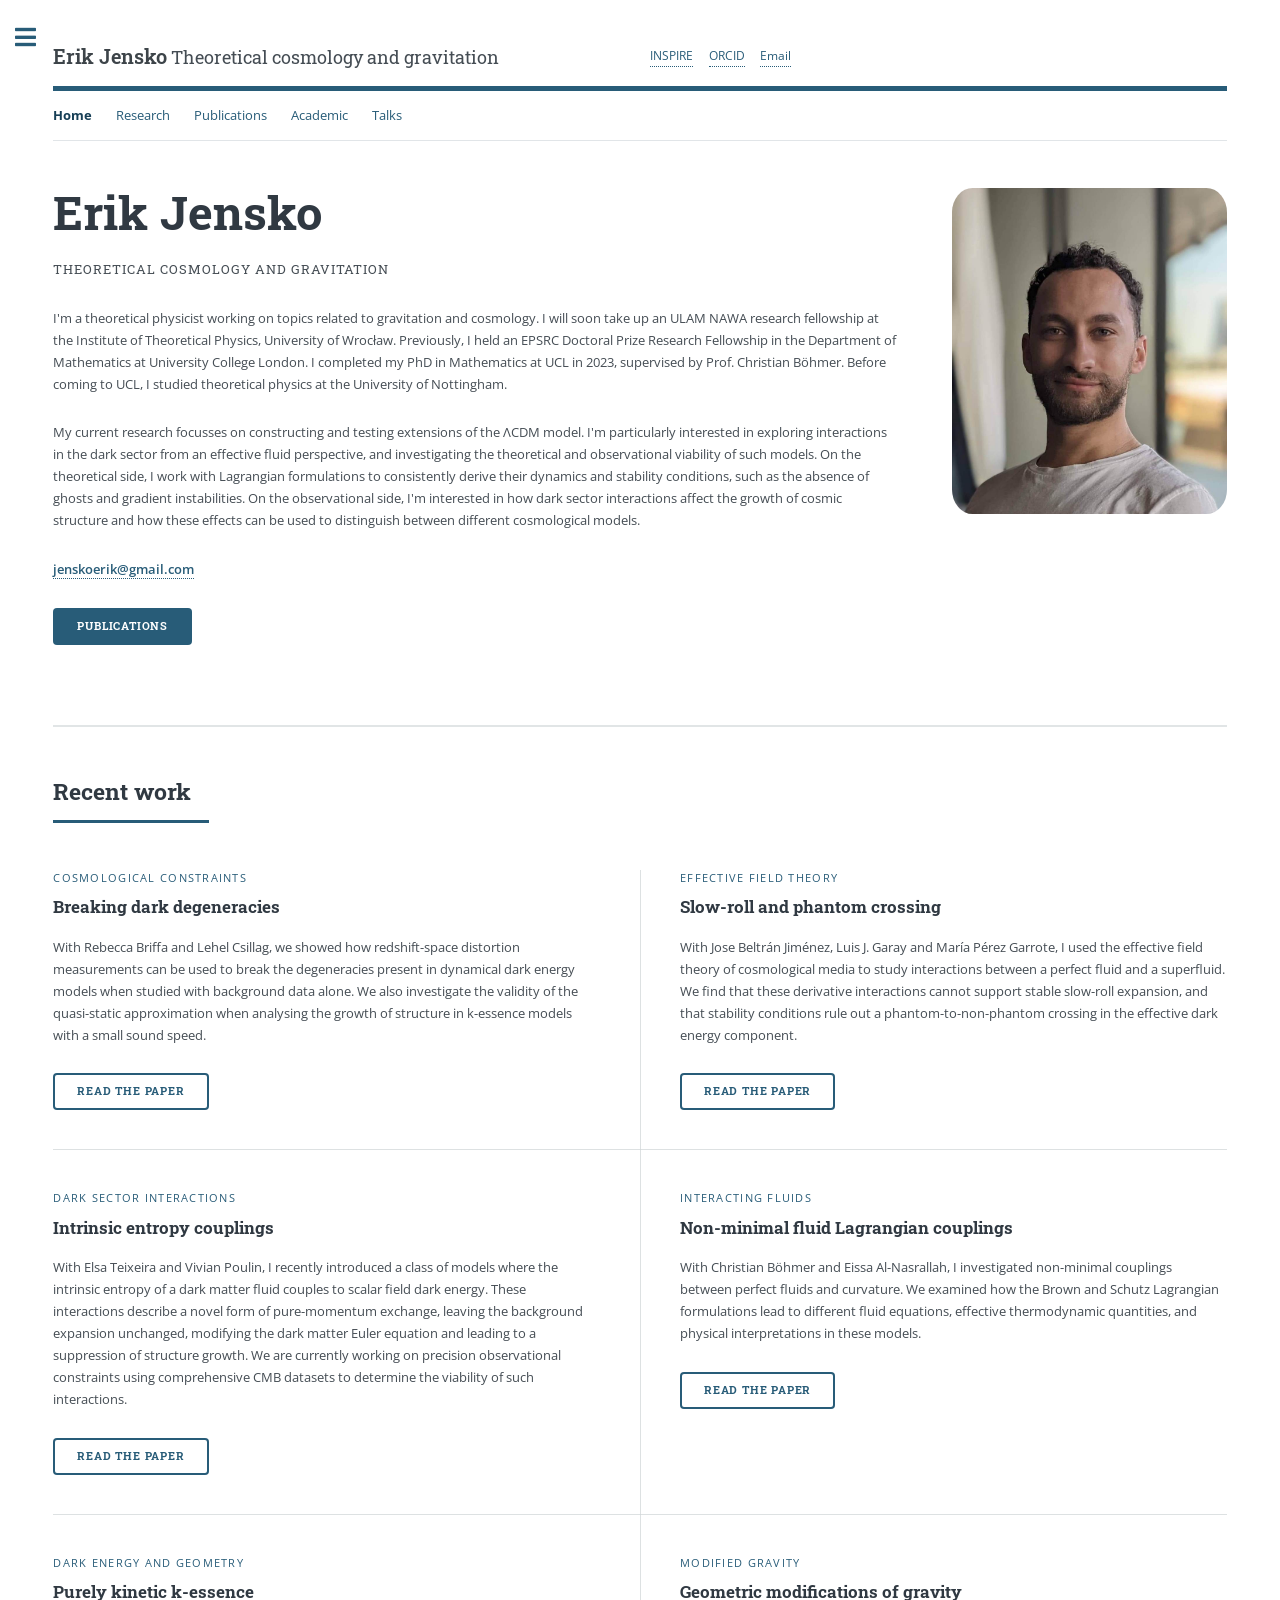
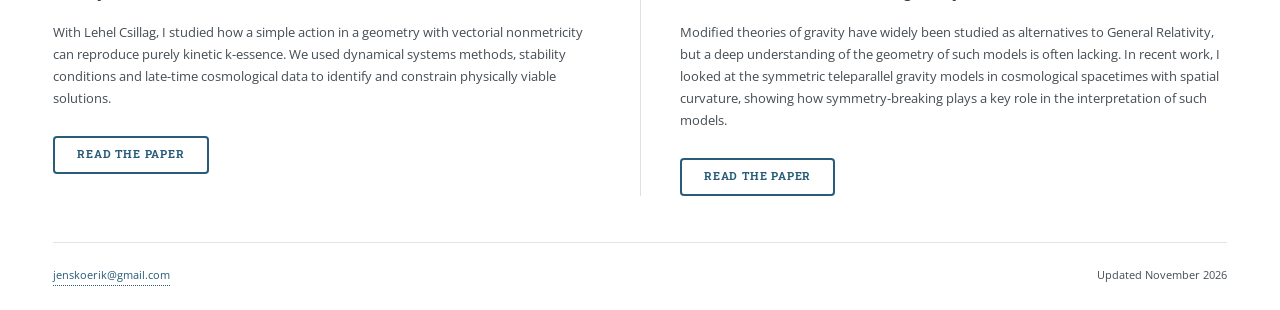
<file: index.html>
<!DOCTYPE html>
<!-- Editorial by HTML5 UP | html5up.net | CCA 3.0: html5up.net/license -->
<html lang="en">
<head>
  <!-- Google tag (gtag.js) -->
<script async src="https://www.googletagmanager.com/gtag/js?id=G-P6YXBCEYWW"></script>
<script>
  window.dataLayer = window.dataLayer || [];
  function gtag(){dataLayer.push(arguments);}
  gtag('js', new Date());

  gtag('config', 'G-P6YXBCEYWW');
</script>
  <meta charset="utf-8">
  <meta name="viewport" content="width=device-width, initial-scale=1">
  <title>Erik Jensko</title>
  <meta name="description" content="Erik Jensko: theoretical cosmology, interacting dark sectors, cosmological fluids and modified gravity.">
  <link rel="canonical" href="https://erikjensko.github.io/">
  <meta property="og:title" content="Theoretical cosmology and gravitation | Erik Jensko">
  <link rel="stylesheet" href="assets/css/main.css">
  <link rel="stylesheet" href="assets/css/updates.css">
</head>
<body>
<a class="skip-link" href="#content">Skip to content</a>
<div id="wrapper">
  <div id="main"><div class="inner">
    <header id="header">
      <a href="index.html" class="logo"><strong>Erik Jensko</strong><span> Theoretical cosmology and gravitation</span></a>
      <nav class="header-links" aria-label="Research profiles"><a href="https://inspirehep.net/authors/1873100">INSPIRE</a><a href="https://orcid.org/0000-0002-6422-0753">ORCID</a><a href="mailto:jenskoerik@gmail.com">Email</a></nav>
    </header>
    <nav class="page-nav" aria-label="Main navigation"><ul><li><a href="index.html" aria-current="page">Home</a></li><li><a href="research.html">Research</a></li><li><a href="publications.html">Publications</a></li><li><a href="academic.html">Academic</a></li><li><a href="talks.html">Talks</a></li><!--<li><a href="misc.html">About me</a></li>--></ul></nav>
    <main id="content">
<section id="banner">
 <div class="content"><header><h1>Erik Jensko</h1><p>Theoretical cosmology and gravitation</p></header>
 <p> I'm a theoretical physicist working on topics related to gravitation and cosmology. I will soon take up an ULAM NAWA research fellowship at the Institute of Theoretical Physics, University of Wrocław. Previously, I held an EPSRC Doctoral Prize Research Fellowship in the Department of Mathematics at University College London. I completed my PhD in Mathematics at UCL in 2023, supervised by Prof. Christian Böhmer. Before coming to UCL, I studied theoretical physics at the University of Nottingham.</p>
 <p>My current research focusses on constructing and testing extensions of the ΛCDM model. I'm particularly interested in exploring interactions in the dark sector from an effective fluid perspective, and investigating the theoretical and observational viability of such models. On the theoretical side, I work with Lagrangian formulations to consistently derive their dynamics and stability conditions, such as the absence of ghosts and gradient instabilities. On the observational side, I'm interested in how dark sector interactions affect the growth of cosmic structure and how these effects can be used to distinguish between different cosmological models. </p>
 <p class="direct-contact"><a href="mailto:jenskoerik@gmail.com">jenskoerik@gmail.com</a></p>
 <ul class="actions"><li><a class="button primary" href="publications.html">Publications</a></li></ul>
 </div><span class="image object portrait"><img src="images/me.jpg" alt="Portrait of Erik Jensko"></span>
</section>
<section><header class="major"><h2>Recent work</h2></header><div class="posts">
  <article>
  <p class="eyebrow">Cosmological constraints</p>
  <h3>Breaking dark degeneracies</h3>
  <p>With Rebecca Briffa and Lehel Csillag, we showed how redshift-space distortion measurements can be used to break the degeneracies present in dynamical dark energy models when studied with background data alone. We also investigate the validity of the quasi-static approximation when analysing the growth of structure in k-essence models with a small sound speed.</p>
    <ul class="actions">
    <li>
      <a class="button" href="https://arxiv.org/abs/2611.07033">
        Read the paper
      </a>
    </li>
  </ul>
</article>

<article>
  <p class="eyebrow">Effective field theory</p>
  <h3>Slow-roll and phantom crossing</h3>
  <p>With Jose Beltrán Jiménez, Luis J. Garay and María Pérez Garrote, I used the effective field theory of cosmological media to study interactions between a perfect fluid and a superfluid. We find that these derivative interactions cannot support stable slow-roll expansion, and that stability conditions rule out a phantom-to-non-phantom crossing in the effective dark energy component.</p>
  <ul class="actions">
    <li>
      <a class="button" href="https://arxiv.org/abs/2611.05560">
        Read the paper
      </a>
    </li>
  </ul>
  </article>
  <article><p class="eyebrow">Dark sector interactions</p><h3>Intrinsic entropy couplings</h3>
<p> With Elsa Teixeira and Vivian Poulin, I recently introduced a class of models where the intrinsic entropy of a dark matter fluid couples to scalar field dark energy. These interactions describe a novel form of pure-momentum exchange, leaving the background expansion unchanged, modifying the dark matter Euler equation and leading to a suppression of structure growth. We are currently working on precision observational constraints using comprehensive CMB datasets to determine the viability of such interactions.</p><ul class="actions"><li><a class="button" href="https://arxiv.org/abs/2603.10622">Read the paper</a></li></ul></article>

 <article><p class="eyebrow">Interacting fluids</p><h3>Non-minimal fluid Lagrangian couplings</h3>
<p>With Christian Böhmer and Eissa Al-Nasrallah, I investigated non-minimal couplings between perfect fluids and curvature. We examined how the Brown and Schutz Lagrangian formulations lead to different fluid equations, effective thermodynamic quantities, and physical interpretations in these models.</p><ul class="actions"><li><a class="button" href="https://arxiv.org/abs/2605.16220">Read the paper</a></li></ul></article>

 <article><p class="eyebrow">Dark energy and geometry</p><h3>Purely kinetic k-essence</h3>
<p>With Lehel Csillag, I studied how a simple action in a geometry with vectorial nonmetricity can reproduce purely kinetic k-essence. We used dynamical systems methods, stability conditions and late-time cosmological data to identify and constrain physically viable solutions.</p><ul class="actions"><li><a class="button" href="https://arxiv.org/abs/2505.15975">Read the paper</a></li></ul></article>


 <article><p class="eyebrow">Modified gravity</p><h3>Geometric modifications of gravity</h3>
<p>Modified theories of gravity have widely been studied as alternatives to General Relativity, but a deep understanding of the geometry of such models is often lacking. In recent work, I looked at the symmetric teleparallel gravity models in cosmological spacetimes with spatial curvature, showing how symmetry-breaking plays a key role in the interpretation of such models.
</p><ul class="actions"><li><a class="button" href="https://arxiv.org/abs/2407.17568">Read the paper</a></li></ul></article>

  </div></section>
</main>
    <footer class="page-footer"><a href="mailto:jenskoerik@gmail.com">jenskoerik@gmail.com</a><span>Updated November 2026</span></footer>
  </div></div>
  <aside id="sidebar"><div class="inner">
    <nav id="menu" aria-label="Sidebar navigation"><header class="major"><h2>Erik Jensko</h2></header><ul><li><a href="index.html" aria-current="page">Home</a></li><li><a href="research.html">Research</a></li><li><a href="publications.html">Publications</a></li><li><a href="academic.html">Academic</a></li><li><a href="talks.html">Talks</a></li><!--<li><a href="misc.html">About me</a></li>--></ul></nav>
    <section><header class="major"><h2>Contact</h2></header><ul class="contact"><li class="icon solid fa-envelope"><a href="mailto:jenskoerik@gmail.com">jenskoerik@gmail.com</a></li></ul><p>Theoretical cosmology, dark sector models and modified gravity.</p></section>
    <section><header class="major"><h2>Research profiles</h2></header><ul class="alt"><li><a href="https://inspirehep.net/authors/1873100">INSPIRE publication record</a></li><li><a href="https://orcid.org/0000-0002-6422-0753">ORCID</a></li><li><a href="https://github.com/ErikJensko">GitHub</a></li><li><a href="https://www.researchgate.net/profile/Erik-Jensko">ResearchGate</a></li></ul></section>
    <footer id="footer"><p class="copyright">&copy; Erik Jensko. Design: <a href="https://html5up.net/editorial">Editorial by HTML5 UP</a>.</p></footer>
  </div></aside>
</div>
<script src="assets/js/jquery.min.js"></script>
<script src="assets/js/browser.min.js"></script>
<script src="assets/js/breakpoints.min.js"></script>
<script src="assets/js/util.js"></script>
<script src="assets/js/main.js"></script>
</body></html>
</file>
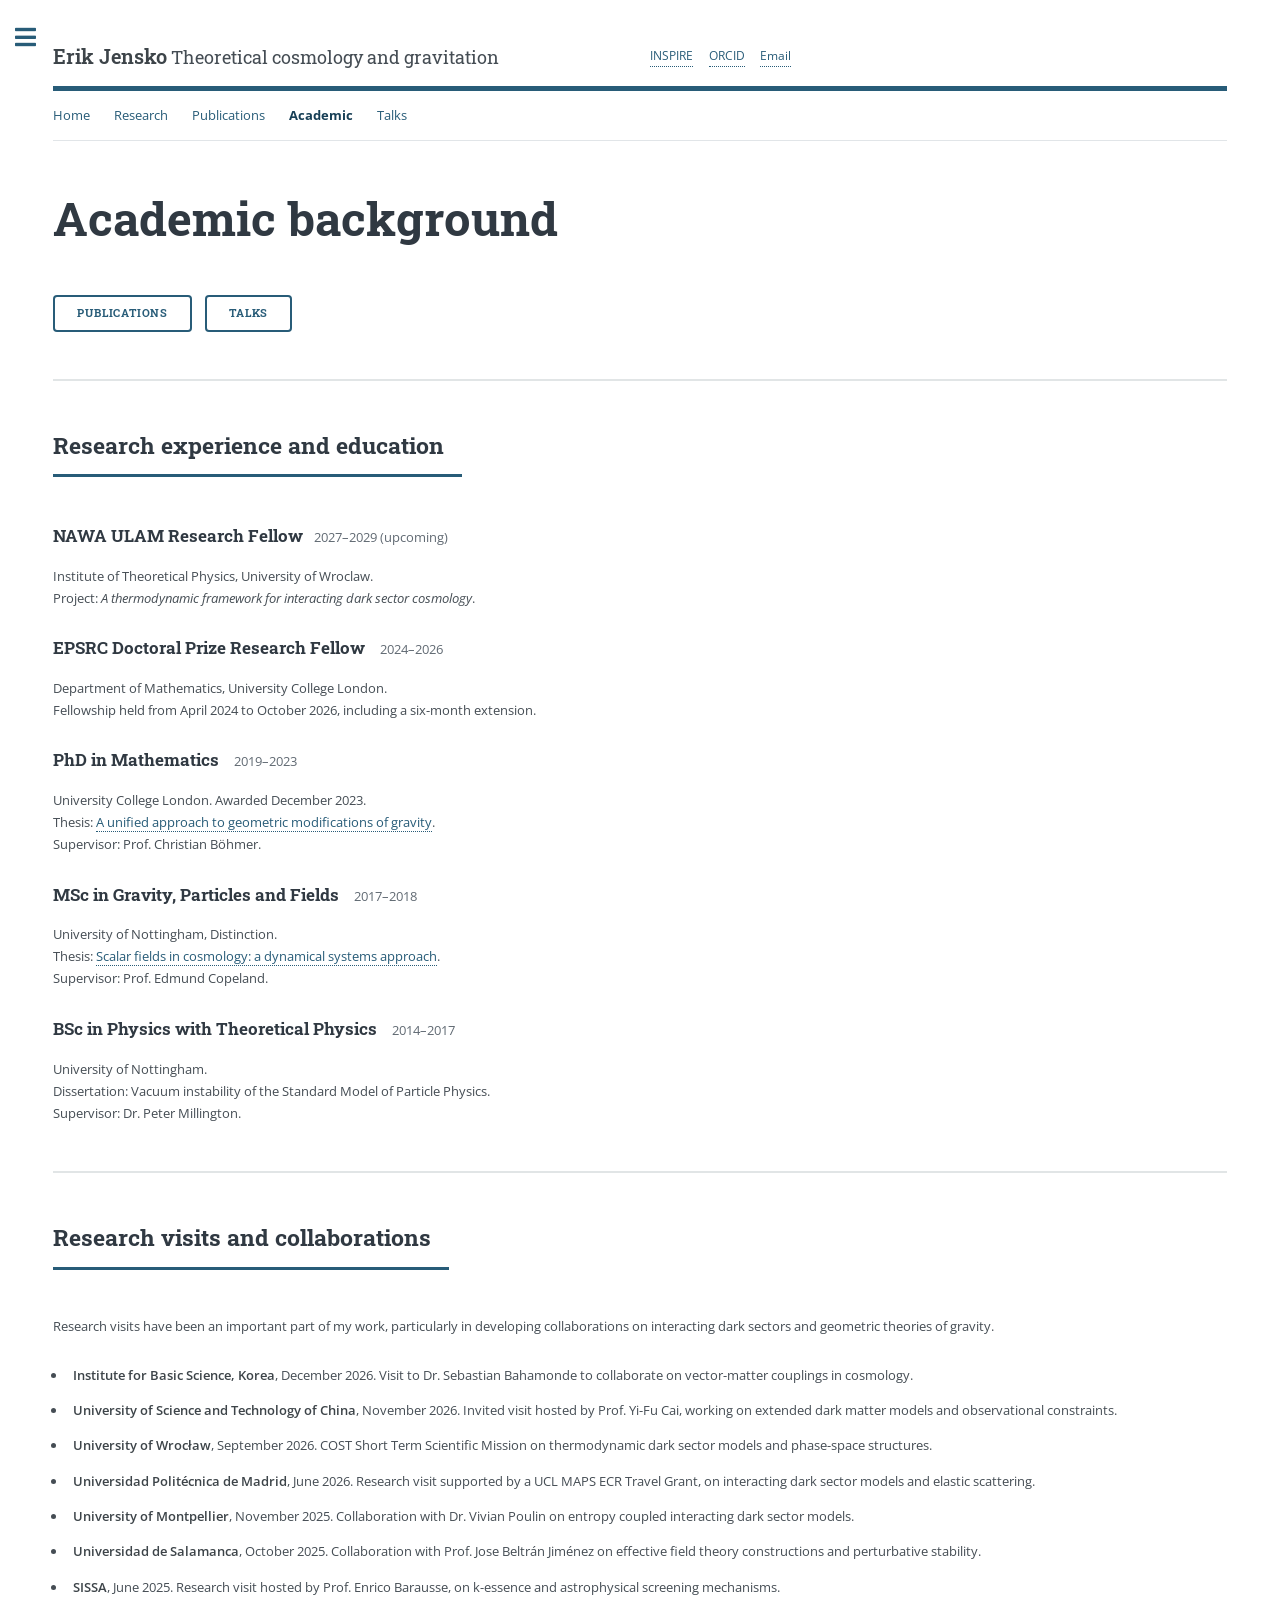
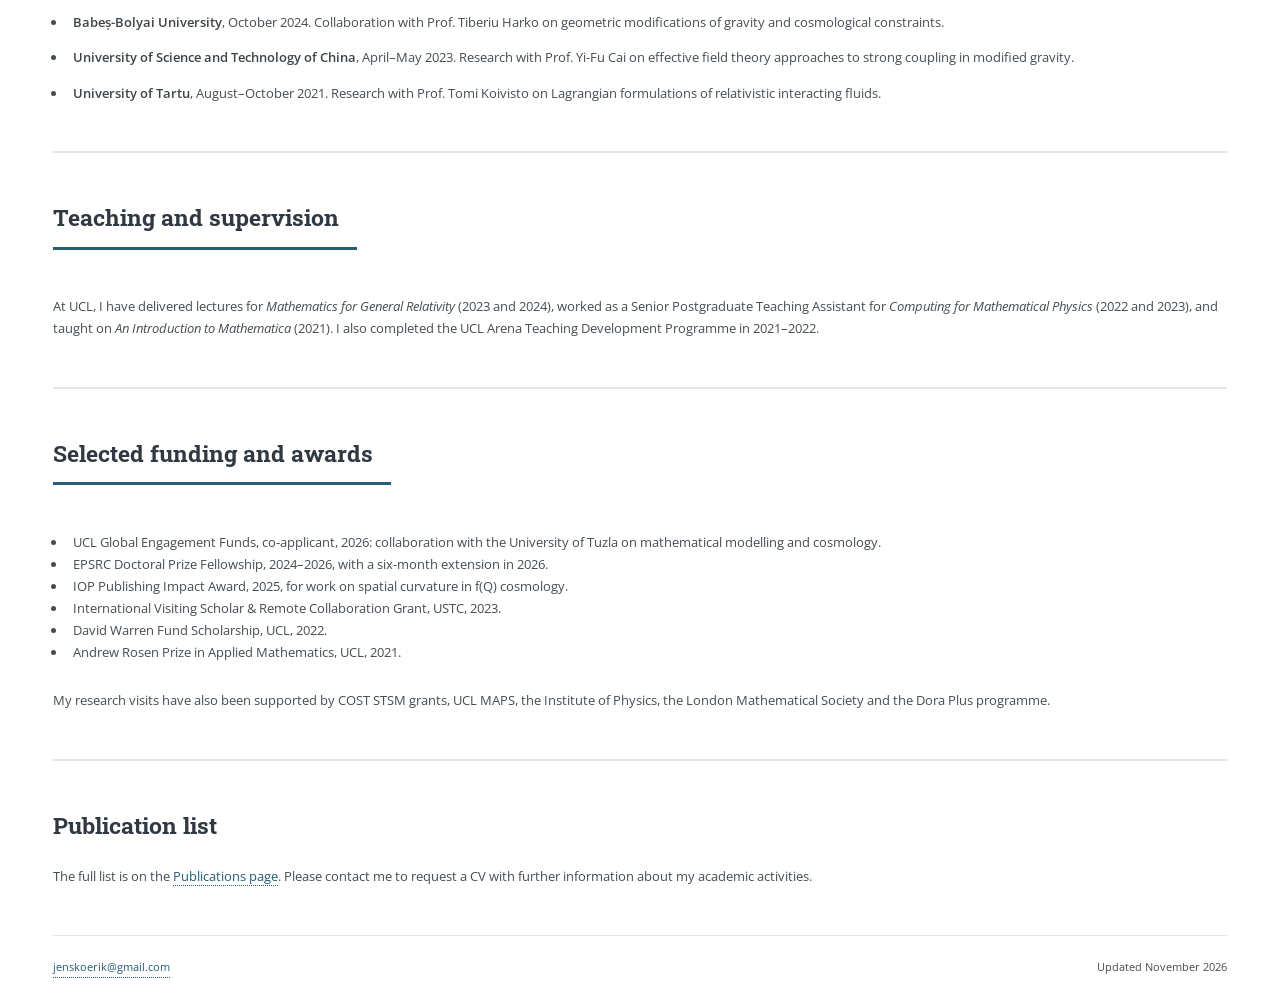
<file: academic.html>
<!DOCTYPE html>
<!-- Editorial by HTML5 UP | html5up.net | CCA 3.0: html5up.net/license -->
<html lang="en">
<head>
    <!-- Google tag (gtag.js) -->
<script async src="https://www.googletagmanager.com/gtag/js?id=G-P6YXBCEYWW"></script>
<script>
  window.dataLayer = window.dataLayer || [];
  function gtag(){dataLayer.push(arguments);}
  gtag('js', new Date());

  gtag('config', 'G-P6YXBCEYWW');
</script>
  <meta charset="utf-8">
  <meta name="viewport" content="width=device-width, initial-scale=1">
  <title>Academic background | Erik Jensko</title>
  <meta name="description" content="Erik Jensko: research experience, education, visits, teaching, supervision, awards.">
  <link rel="canonical" href="https://erikjensko.github.io/academic.html">
  <meta property="og:title" content="Academic background | Erik Jensko">
  <link rel="stylesheet" href="assets/css/main.css">
  <link rel="stylesheet" href="assets/css/updates.css">
</head>
<body>
<a class="skip-link" href="#content">Skip to content</a>
<div id="wrapper">
  <div id="main"><div class="inner">
    <header id="header">
      <a href="index.html" class="logo"><strong>Erik Jensko</strong><span> Theoretical cosmology and gravitation</span></a>
      <nav class="header-links" aria-label="Research profiles"><a href="https://inspirehep.net/authors/1873100">INSPIRE</a><a href="https://orcid.org/0000-0002-6422-0753">ORCID</a><a href="mailto:jenskoerik@gmail.com">Email</a></nav>
    </header>
    <nav class="page-nav" aria-label="Main navigation"><ul><li><a href="index.html">Home</a></li><li><a href="research.html">Research</a></li><li><a href="publications.html">Publications</a></li><li><a href="academic.html" aria-current="page">Academic</a></li><li><a href="talks.html">Talks</a></li><!-- <li><a href="misc.html">About me</a></li> --></ul></nav>
    <main id="content"><section><header class="main"><h1>Academic background</h1></header><ul class="actions">
      <li><a class="button" href="publications.html">Publications</a></li><li><a class="button" href="talks.html">Talks</a></li></ul></section>
<section><header class="major"><h2>Research experience and education</h2></header>
<h3>NAWA ULAM Research Fellow<span class="dates">2027–2029 (upcoming)</span></h3>
<p>Institute of Theoretical Physics, University of Wroclaw.<br> Project: <em> A thermodynamic framework for interacting dark sector cosmology</em>.</p>
<h3>EPSRC Doctoral Prize Research Fellow <span class="dates">2024–2026</span></h3><p>Department of Mathematics, University College London.<br>Fellowship held from April 2024 to October 2026, including a six-month extension.</p>
<h3>PhD in Mathematics <span class="dates">2019–2023</span></h3><p>University College London. Awarded December 2023.<br>Thesis: <a href="https://arxiv.org/abs/2401.12567">A unified approach to geometric modifications of gravity</a>.<br>Supervisor: Prof. Christian Böhmer.</p>
<h3>MSc in Gravity, Particles and Fields <span class="dates">2017–2018</span></h3><p>University of Nottingham, Distinction.<br>Thesis: <a href="PDF/MSc_Thesis.pdf">Scalar fields in cosmology: a dynamical systems approach</a>.<br>Supervisor: Prof. Edmund Copeland.</p>
<h3>BSc in Physics with Theoretical Physics <span class="dates">2014–2017</span></h3><p>University of Nottingham.<br>Dissertation: Vacuum instability of the Standard Model of Particle Physics.<br>Supervisor: Dr. Peter Millington.</p></section>
<section id="projects"><header class="major"><h2>Research visits and collaborations</h2></header>
<p>Research visits have been an important part of my work, particularly in developing collaborations on interacting dark sectors and geometric theories of gravity.</p>
<ul class="visit-list">
<li><strong>Institute for Basic Science, Korea</strong>, December 2026. Visit to Dr. Sebastian Bahamonde to collaborate on vector-matter couplings in cosmology.</li>
<li><strong>University of Science and Technology of China</strong>, November 2026. Invited visit hosted by Prof. Yi-Fu Cai, working on extended dark matter models and observational constraints.</li>
<li><strong>University of Wrocław</strong>, September 2026. COST Short Term Scientific Mission on thermodynamic dark sector models and phase-space structures.</li>
<li><strong>Universidad Politécnica de Madrid</strong>, June 2026. Research visit supported by a UCL MAPS ECR Travel Grant, on interacting dark sector models and elastic scattering.</li>
<li><strong>University of Montpellier</strong>, November 2025. Collaboration with Dr. Vivian Poulin on entropy coupled interacting dark sector models.</li>
<li><strong>Universidad de Salamanca</strong>, October 2025. Collaboration with Prof. Jose Beltrán Jiménez on effective field theory constructions and perturbative stability.</li>
<li><strong>SISSA</strong>, June 2025. Research visit hosted by Prof. Enrico Barausse, on k-essence and astrophysical screening mechanisms.</li>
<li><strong>Babeș-Bolyai University</strong>, October 2024. Collaboration with Prof. Tiberiu Harko on geometric modifications of gravity and cosmological constraints.</li>
<li><strong>University of Science and Technology of China</strong>, April–May 2023. Research with Prof. Yi-Fu Cai on effective field theory approaches to strong coupling in modified gravity.</li>
<li><strong>University of Tartu</strong>, August–October 2021. Research with Prof. Tomi Koivisto on Lagrangian formulations of relativistic interacting fluids.</li>
</ul></section>
<section id="teaching"><header class="major"><h2>Teaching and supervision</h2></header>
<p>At UCL, I have delivered lectures for <em>Mathematics for General Relativity</em> (2023 and 2024), worked as a Senior Postgraduate Teaching Assistant for <em>Computing for Mathematical Physics</em> (2022 and 2023), and taught on <em>An Introduction to Mathematica</em> (2021). I also completed the UCL Arena Teaching Development Programme in 2021–2022.</p>
</section>
<section><header class="major"><h2>Selected funding and awards</h2></header><ul>
<li>UCL Global Engagement Funds, co-applicant, 2026: collaboration with the University of Tuzla on mathematical modelling and cosmology.</li>
<li>EPSRC Doctoral Prize Fellowship, 2024–2026, with a six-month extension in 2026.</li>
<li>IOP Publishing Impact Award, 2025, for work on spatial curvature in f(Q) cosmology.</li>
<li>International Visiting Scholar &amp; Remote Collaboration Grant, USTC, 2023.</li>
<li>David Warren Fund Scholarship, UCL, 2022.</li>
<li>Andrew Rosen Prize in Applied Mathematics, UCL, 2021.</li>
</ul><p>My research visits have also been supported by COST STSM grants, UCL MAPS, the Institute of Physics, the London Mathematical Society and the Dora Plus programme.</p></section>
<section id="publications"><h2>Publication list</h2><p>The full list is on the <a href="publications.html">Publications page</a>. Please contact me to request a CV with further information about my academic activities.</p></section>
</main>
    <footer class="page-footer"><a href="mailto:jenskoerik@gmail.com">jenskoerik@gmail.com</a><span>Updated November 2026</span></footer>
  </div></div>
  <aside id="sidebar"><div class="inner">
    <nav id="menu" aria-label="Sidebar navigation"><header class="major"><h2>Erik Jensko</h2></header><ul><li><a href="index.html">Home</a></li><li><a href="research.html">Research</a></li><li><a href="publications.html">Publications</a></li><li><a href="academic.html" aria-current="page">Academic</a></li><li><a href="talks.html">Talks</a></li><!-- <li><a href="misc.html">About me</a></li> --></ul></nav>
    <section><header class="major"><h2>Contact</h2></header><ul class="contact"><li class="icon solid fa-envelope"><a href="mailto:jenskoerik@gmail.com">jenskoerik@gmail.com</a></li></ul><p>Theoretical cosmology, dark sector models and modified gravity.</p></section>
    <section><header class="major"><h2>Research profiles</h2></header><ul class="alt"><li><a href="https://inspirehep.net/authors/1873100">INSPIRE publication record</a></li><li><a href="https://orcid.org/0000-0002-6422-0753">ORCID</a></li><li><a href="https://github.com/ErikJensko">GitHub</a></li><li><a href="https://www.researchgate.net/profile/Erik-Jensko">ResearchGate</a></li></ul></section>
    <footer id="footer"><p class="copyright">&copy; Erik Jensko. Design: <a href="https://html5up.net/editorial">Editorial by HTML5 UP</a>.</p></footer>
  </div></aside>
</div>
<script src="assets/js/jquery.min.js"></script>
<script src="assets/js/browser.min.js"></script>
<script src="assets/js/breakpoints.min.js"></script>
<script src="assets/js/util.js"></script>
<script src="assets/js/main.js"></script>
</body></html>
</file>
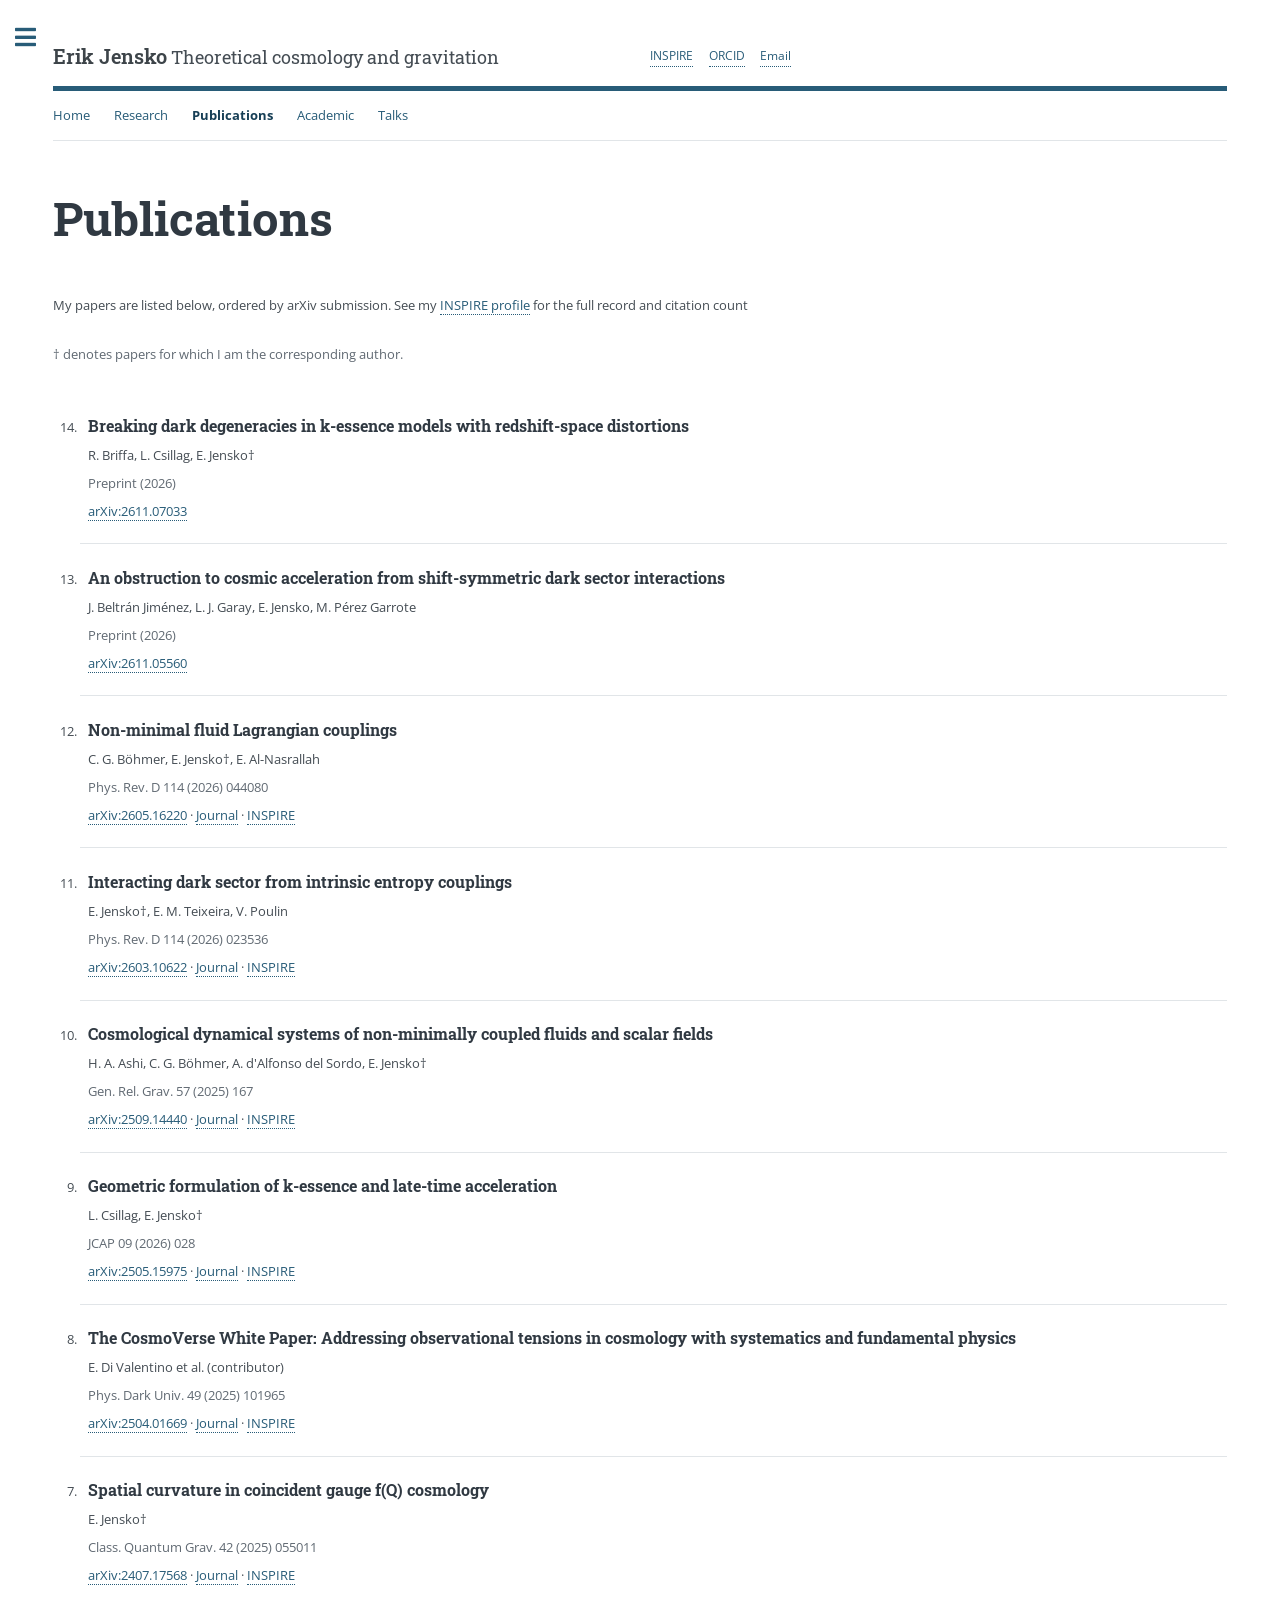
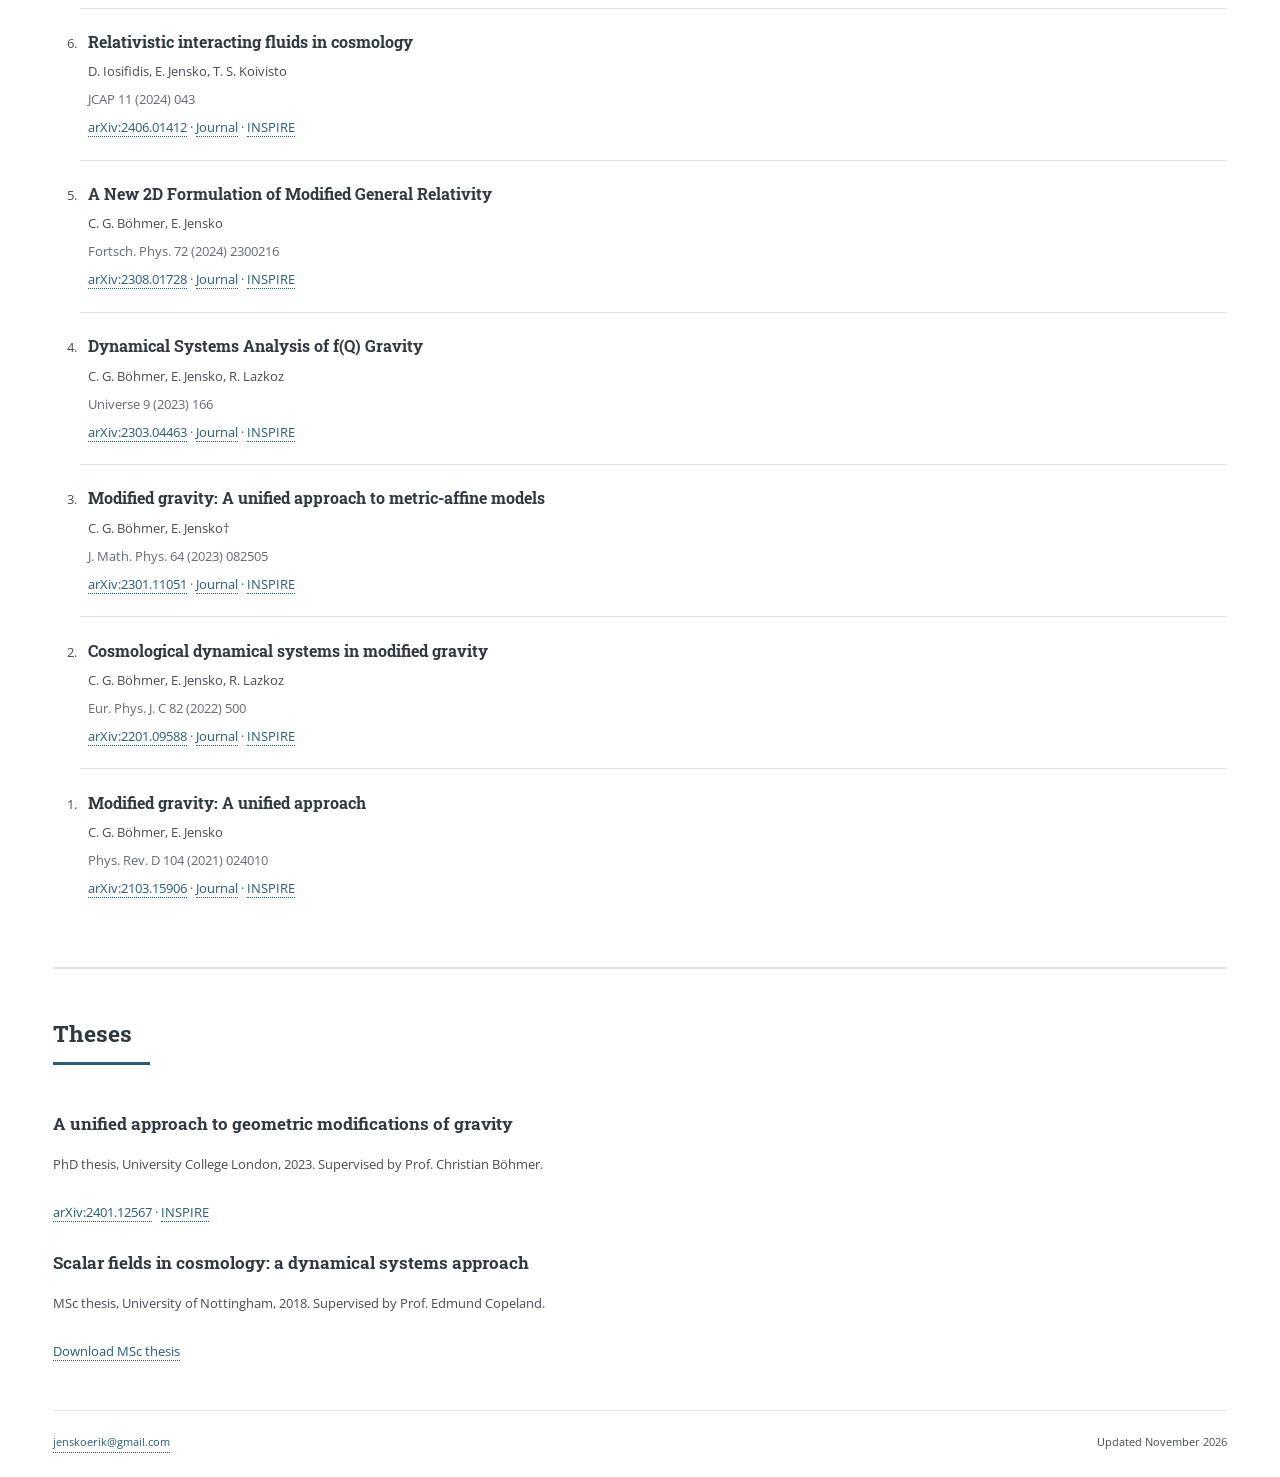
<file: publications.html>
<!DOCTYPE html>
<!-- Editorial by HTML5 UP | html5up.net | CCA 3.0: html5up.net/license -->
<html lang="en">
<head>
  <!-- Google tag (gtag.js) -->
<script async src="https://www.googletagmanager.com/gtag/js?id=G-P6YXBCEYWW"></script>
<script>
  window.dataLayer = window.dataLayer || [];
  function gtag(){dataLayer.push(arguments);}
  gtag('js', new Date());

  gtag('config', 'G-P6YXBCEYWW');
</script>
  <meta charset="utf-8">
  <meta name="viewport" content="width=device-width, initial-scale=1">
  <title>Publications | Erik Jensko</title>
  <meta name="description" content="Research papers by Erik Jensko (arXiv, journal, INSPIRE, PhD and MSc theses).">
  <link rel="canonical" href="https://erikjensko.github.io/publications.html">
  <meta property="og:title" content="Publications | Erik Jensko">
  <meta property="og:type" content="website">
  <link rel="stylesheet" href="assets/css/main.css">
  <link rel="stylesheet" href="assets/css/updates.css">
</head>
<body>
<a class="skip-link" href="#content">Skip to content</a>
<div id="wrapper">
  <div id="main"><div class="inner">
    <header id="header">
      <a href="index.html" class="logo"><strong>Erik Jensko</strong><span> Theoretical cosmology and gravitation</span></a>
      <nav class="header-links" aria-label="Research profiles"><a href="https://inspirehep.net/authors/1873100">INSPIRE</a><a href="https://orcid.org/0000-0002-6422-0753">ORCID</a><a href="mailto:jenskoerik@gmail.com">Email</a></nav>
    </header>
    <nav class="page-nav" aria-label="Main navigation"><ul><li><a href="index.html">Home</a></li><li><a href="research.html">Research</a></li><li><a href="publications.html" aria-current="page">Publications</a></li><li><a href="academic.html">Academic</a></li><li><a href="talks.html">Talks</a></li><!-- <li><a href="misc.html">About me</a></li> --></ul></nav>
    <main id="content"><section id="publications"><header class="main"><h1>Publications</h1></header><p>My papers are listed below, ordered by arXiv submission. See my <a href="https://inspirehep.net/authors/1873100">INSPIRE profile</a> for the full record and citation count</p>
      <p class="muted">† denotes papers for which I am the corresponding author.
    </p><ol class="publications" reversed>
  <li id="paper-2611.07033">
  <article>
    <h2>
      <a href="https://arxiv.org/abs/2611.07033">Breaking dark degeneracies in k-essence models with redshift-space distortions</a>
    </h2>
    <p class="authors">R. Briffa, L. Csillag, E. Jensko†</p>
    <p class="journal">Preprint (2026)</p>
    <p class="paper-links">
      <a href="https://arxiv.org/abs/2611.07033">arXiv:2611.07033</a>
    </p>
  </article>
</li>
<li id="paper-2611.05560">
  <article>
    <h2>
      <a href="https://arxiv.org/abs/2611.05560">An obstruction to cosmic acceleration from shift-symmetric dark sector interactions</a>
    </h2>
    <p class="authors">J. Beltrán Jiménez, L. J. Garay, E. Jensko, M. Pérez Garrote</p>
    <p class="journal">Preprint (2026)</p>
    <p class="paper-links">
      <a href="https://arxiv.org/abs/2611.05560">arXiv:2611.05560</a>
    </p>
  </article>
</li>
<li id="paper-2605.16220"><article><h2><a href="https://arxiv.org/abs/2605.16220">Non-minimal fluid Lagrangian couplings</a></h2><p class="authors">C. G. Böhmer, E. Jensko†, E. Al-Nasrallah</p><p class="journal">Phys. Rev. D 114 (2026) 044080</p><p class="paper-links"><a href="https://arxiv.org/abs/2605.16220">arXiv:2605.16220</a> · <a href="https://doi.org/10.1103/55rx-yrrj">Journal</a> · <a href="https://inspirehep.net/literature/3156716">INSPIRE</a></p></article></li>
<li id="paper-2603.10622"><article><h2><a href="https://arxiv.org/abs/2603.10622">Interacting dark sector from intrinsic entropy couplings</a></h2><p class="authors">E. Jensko†, E. M. Teixeira, V. Poulin</p><p class="journal">Phys. Rev. D 114 (2026) 023536</p><p class="paper-links"><a href="https://arxiv.org/abs/2603.10622">arXiv:2603.10622</a> · <a href="https://doi.org/10.1103/z3tj-3ntj">Journal</a> · <a href="https://inspirehep.net/literature/3128490">INSPIRE</a></p></article></li>
<li id="paper-2509.14440"><article><h2><a href="https://arxiv.org/abs/2509.14440">Cosmological dynamical systems of non-minimally coupled fluids and scalar fields</a></h2><p class="authors">H. A. Ashi, C. G. Böhmer, A. d&#x27;Alfonso del Sordo, E. Jensko†</p><p class="journal">Gen. Rel. Grav. 57 (2025) 167</p><p class="paper-links"><a href="https://arxiv.org/abs/2509.14440">arXiv:2509.14440</a> · <a href="https://doi.org/10.1007/s10714-025-03502-1">Journal</a> · <a href="https://inspirehep.net/literature/2971015">INSPIRE</a></p></article></li>
<li id="paper-2505.15975"><article><h2><a href="https://arxiv.org/abs/2505.15975">Geometric formulation of k-essence and late-time acceleration</a></h2><p class="authors">L. Csillag, E. Jensko†</p><p class="journal">JCAP 09 (2026) 028</p><p class="paper-links"><a href="https://arxiv.org/abs/2505.15975">arXiv:2505.15975</a> · <a href="https://doi.org/10.1088/1475-7516/2026/09/028">Journal</a> · <a href="https://inspirehep.net/literature/2923947">INSPIRE</a></p></article></li>
<li id="paper-2504.01669"><article><h2><a href="https://arxiv.org/abs/2504.01669">The CosmoVerse White Paper: Addressing observational tensions in cosmology with systematics and fundamental physics</a></h2><p class="authors">E. Di Valentino et al. (contributor)</p><p class="journal">Phys. Dark Univ. 49 (2025) 101965</p><p class="paper-links"><a href="https://arxiv.org/abs/2504.01669">arXiv:2504.01669</a> · <a href="https://doi.org/10.1016/j.dark.2025.101965">Journal</a> · <a href="https://inspirehep.net/literature/2907383">INSPIRE</a></p></article></li>
<li id="paper-2407.17568"><article><h2><a href="https://arxiv.org/abs/2407.17568">Spatial curvature in coincident gauge f(Q) cosmology</a></h2><p class="authors">E. Jensko†</p><p class="journal">Class. Quantum Grav. 42 (2025) 055011</p><p class="paper-links"><a href="https://arxiv.org/abs/2407.17568">arXiv:2407.17568</a> · <a href="https://doi.org/10.1088/1361-6382/adadbf">Journal</a> · <a href="https://inspirehep.net/literature/2811030">INSPIRE</a></p></article></li>
<li id="paper-2406.01412"><article><h2><a href="https://arxiv.org/abs/2406.01412">Relativistic interacting fluids in cosmology</a></h2><p class="authors">D. Iosifidis, E. Jensko, T. S. Koivisto</p><p class="journal">JCAP 11 (2024) 043</p><p class="paper-links"><a href="https://arxiv.org/abs/2406.01412">arXiv:2406.01412</a> · <a href="https://doi.org/10.1088/1475-7516/2024/11/043">Journal</a> · <a href="https://inspirehep.net/literature/2794068">INSPIRE</a></p></article></li>
<li id="paper-2308.01728"><article><h2><a href="https://arxiv.org/abs/2308.01728">A New 2D Formulation of Modified General Relativity</a></h2><p class="authors">C. G. Böhmer, E. Jensko</p><p class="journal">Fortsch. Phys. 72 (2024) 2300216</p><p class="paper-links"><a href="https://arxiv.org/abs/2308.01728">arXiv:2308.01728</a> · <a href="https://doi.org/10.1002/prop.202300216">Journal</a> · <a href="https://inspirehep.net/literature/2685086">INSPIRE</a></p></article></li>
<li id="paper-2303.04463"><article><h2><a href="https://arxiv.org/abs/2303.04463">Dynamical Systems Analysis of f(Q) Gravity</a></h2><p class="authors">C. G. Böhmer, E. Jensko, R. Lazkoz</p><p class="journal">Universe 9 (2023) 166</p><p class="paper-links"><a href="https://arxiv.org/abs/2303.04463">arXiv:2303.04463</a> · <a href="https://doi.org/10.3390/universe9040166">Journal</a> · <a href="https://inspirehep.net/literature/2639369">INSPIRE</a></p></article></li>
<li id="paper-2301.11051"><article><h2><a href="https://arxiv.org/abs/2301.11051">Modified gravity: A unified approach to metric-affine models</a></h2><p class="authors">C. G. Böhmer, E. Jensko†</p><p class="journal">J. Math. Phys. 64 (2023) 082505</p><p class="paper-links"><a href="https://arxiv.org/abs/2301.11051">arXiv:2301.11051</a> · <a href="https://doi.org/10.1063/5.0150038">Journal</a> · <a href="https://inspirehep.net/literature/2626717">INSPIRE</a></p></article></li>
<li id="paper-2201.09588"><article><h2><a href="https://arxiv.org/abs/2201.09588">Cosmological dynamical systems in modified gravity</a></h2><p class="authors">C. G. Böhmer, E. Jensko, R. Lazkoz</p><p class="journal">Eur. Phys. J. C 82 (2022) 500</p><p class="paper-links"><a href="https://arxiv.org/abs/2201.09588">arXiv:2201.09588</a> · <a href="https://doi.org/10.1140/epjc/s10052-022-10412-y">Journal</a> · <a href="https://inspirehep.net/literature/2016464">INSPIRE</a></p></article></li>
<li id="paper-2103.15906"><article><h2><a href="https://arxiv.org/abs/2103.15906">Modified gravity: A unified approach</a></h2><p class="authors">C. G. Böhmer, E. Jensko</p><p class="journal">Phys. Rev. D 104 (2021) 024010</p><p class="paper-links"><a href="https://arxiv.org/abs/2103.15906">arXiv:2103.15906</a> · <a href="https://doi.org/10.1103/PhysRevD.104.024010">Journal</a> · <a href="https://inspirehep.net/literature/1854504">INSPIRE</a></p></article></li>
      
</ol></section><section id="theses"><header class="major"><h2>Theses</h2></header><h3>A unified approach to geometric modifications of gravity</h3><p>PhD thesis, University College London, 2023. Supervised by Prof. Christian Böhmer.</p><p><a href="https://arxiv.org/abs/2401.12567">arXiv:2401.12567</a> · <a href="https://inspirehep.net/literature/2750606">INSPIRE</a></p>
  <h3>Scalar fields in cosmology: a dynamical systems approach</h3><p>MSc thesis, University of Nottingham, 2018. Supervised by Prof. Edmund Copeland.</p><p><a href="PDF/MSc_Thesis.pdf">Download MSc thesis</a></p></section></main>
    <footer class="page-footer"><a href="mailto:jenskoerik@gmail.com">jenskoerik@gmail.com</a><span>Updated November 2026</span></footer>
  </div></div>
  <aside id="sidebar"><div class="inner">
    <nav id="menu" aria-label="Sidebar navigation"><header class="major"><h2>Erik Jensko</h2></header><ul><li><a href="index.html">Home</a></li><li><a href="research.html">Research</a></li><li><a href="publications.html" aria-current="page">Publications</a></li><li><a href="academic.html">Academic</a></li><li><a href="talks.html">Talks</a></li><!-- <li><a href="misc.html">About me</a></li> --></ul></nav>
    <section><header class="major"><h2>Contact</h2></header><ul class="contact"><li class="icon solid fa-envelope"><a href="mailto:jenskoerik@gmail.com">jenskoerik@gmail.com</a></li></ul><p>Theoretical cosmology, dark sector models and modified gravity.</p></section>
    <section><header class="major"><h2>Research profiles</h2></header><ul class="alt"><li><a href="https://inspirehep.net/authors/1873100">INSPIRE publication record</a></li><li><a href="https://orcid.org/0000-0002-6422-0753">ORCID</a></li><li><a href="https://github.com/ErikJensko">GitHub</a></li><li><a href="https://www.researchgate.net/profile/Erik-Jensko">ResearchGate</a></li></ul></section>
    <footer id="footer"><p class="copyright">&copy; Erik Jensko. Design: <a href="https://html5up.net/editorial">Editorial by HTML5 UP</a>.</p></footer>
  </div></aside>
</div>
<script src="assets/js/jquery.min.js"></script>
<script src="assets/js/browser.min.js"></script>
<script src="assets/js/breakpoints.min.js"></script>
<script src="assets/js/util.js"></script>
<script src="assets/js/main.js"></script>
</body></html>
</file>
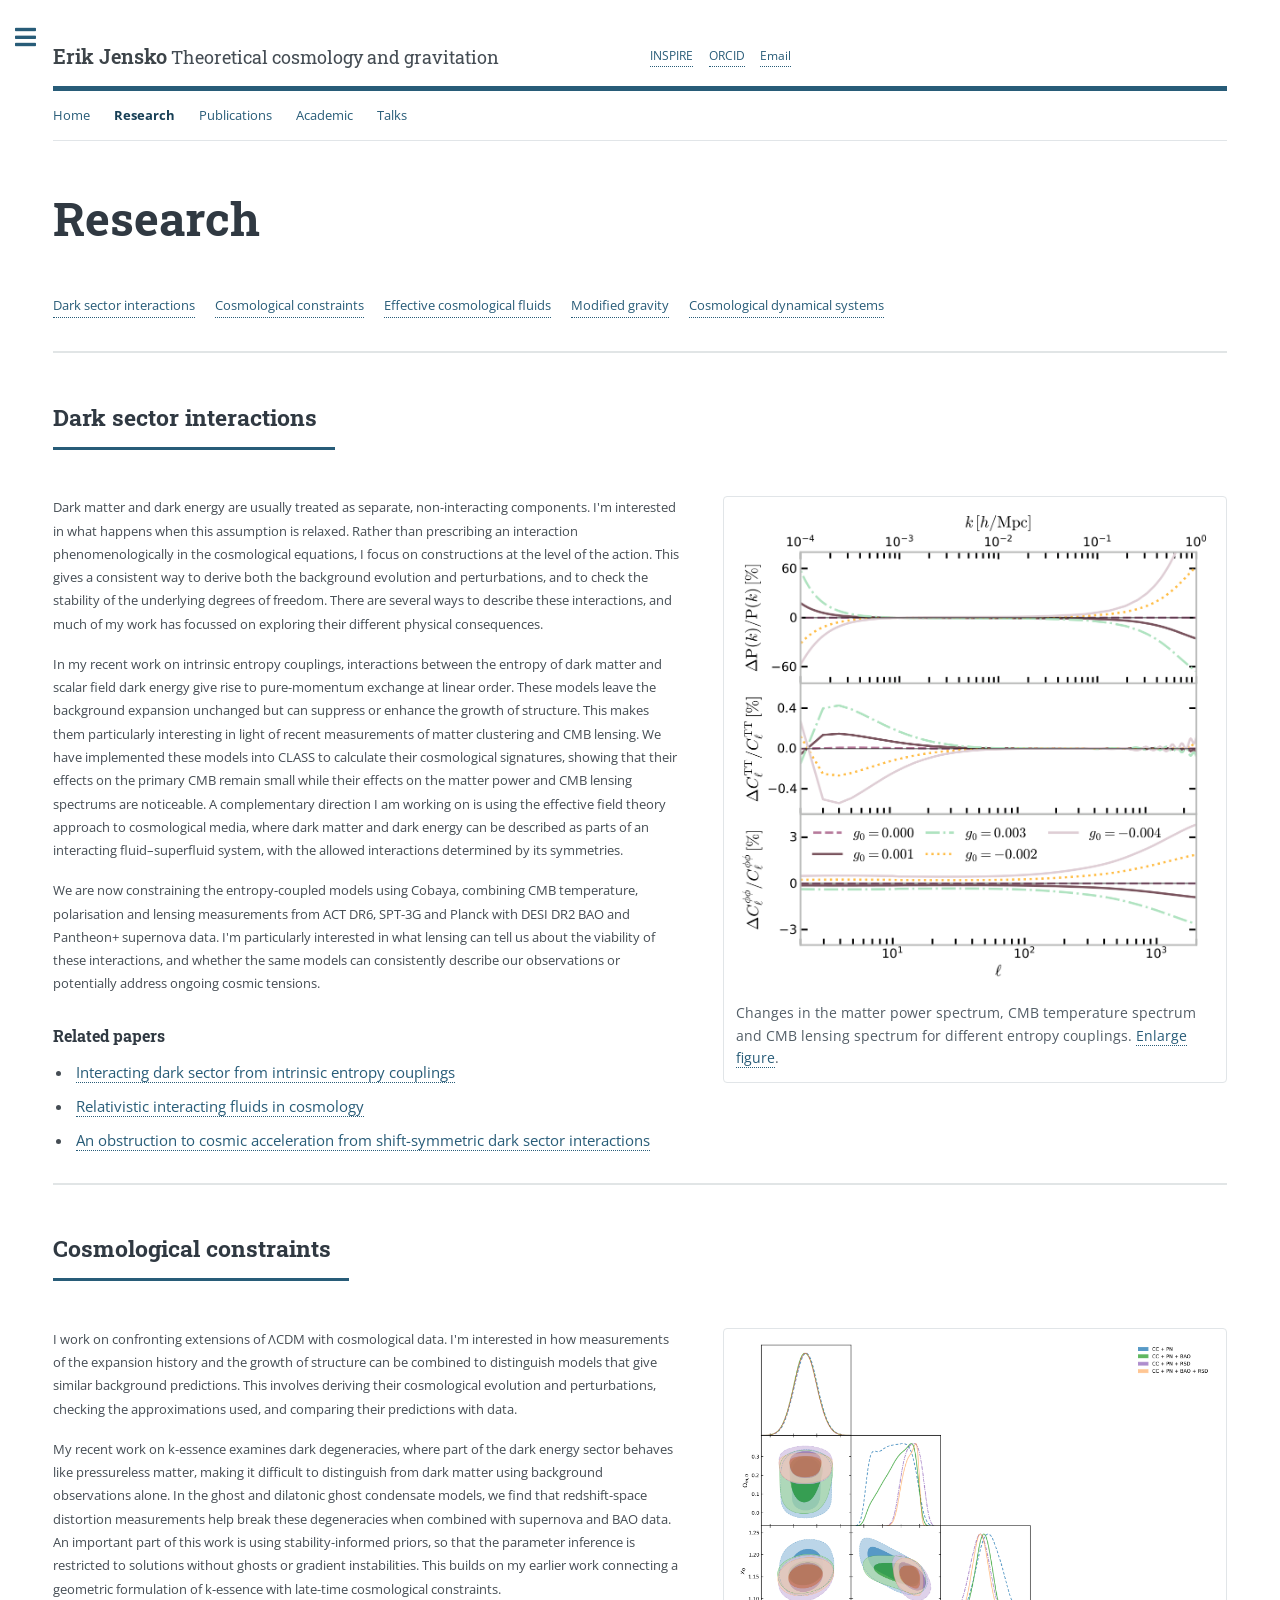
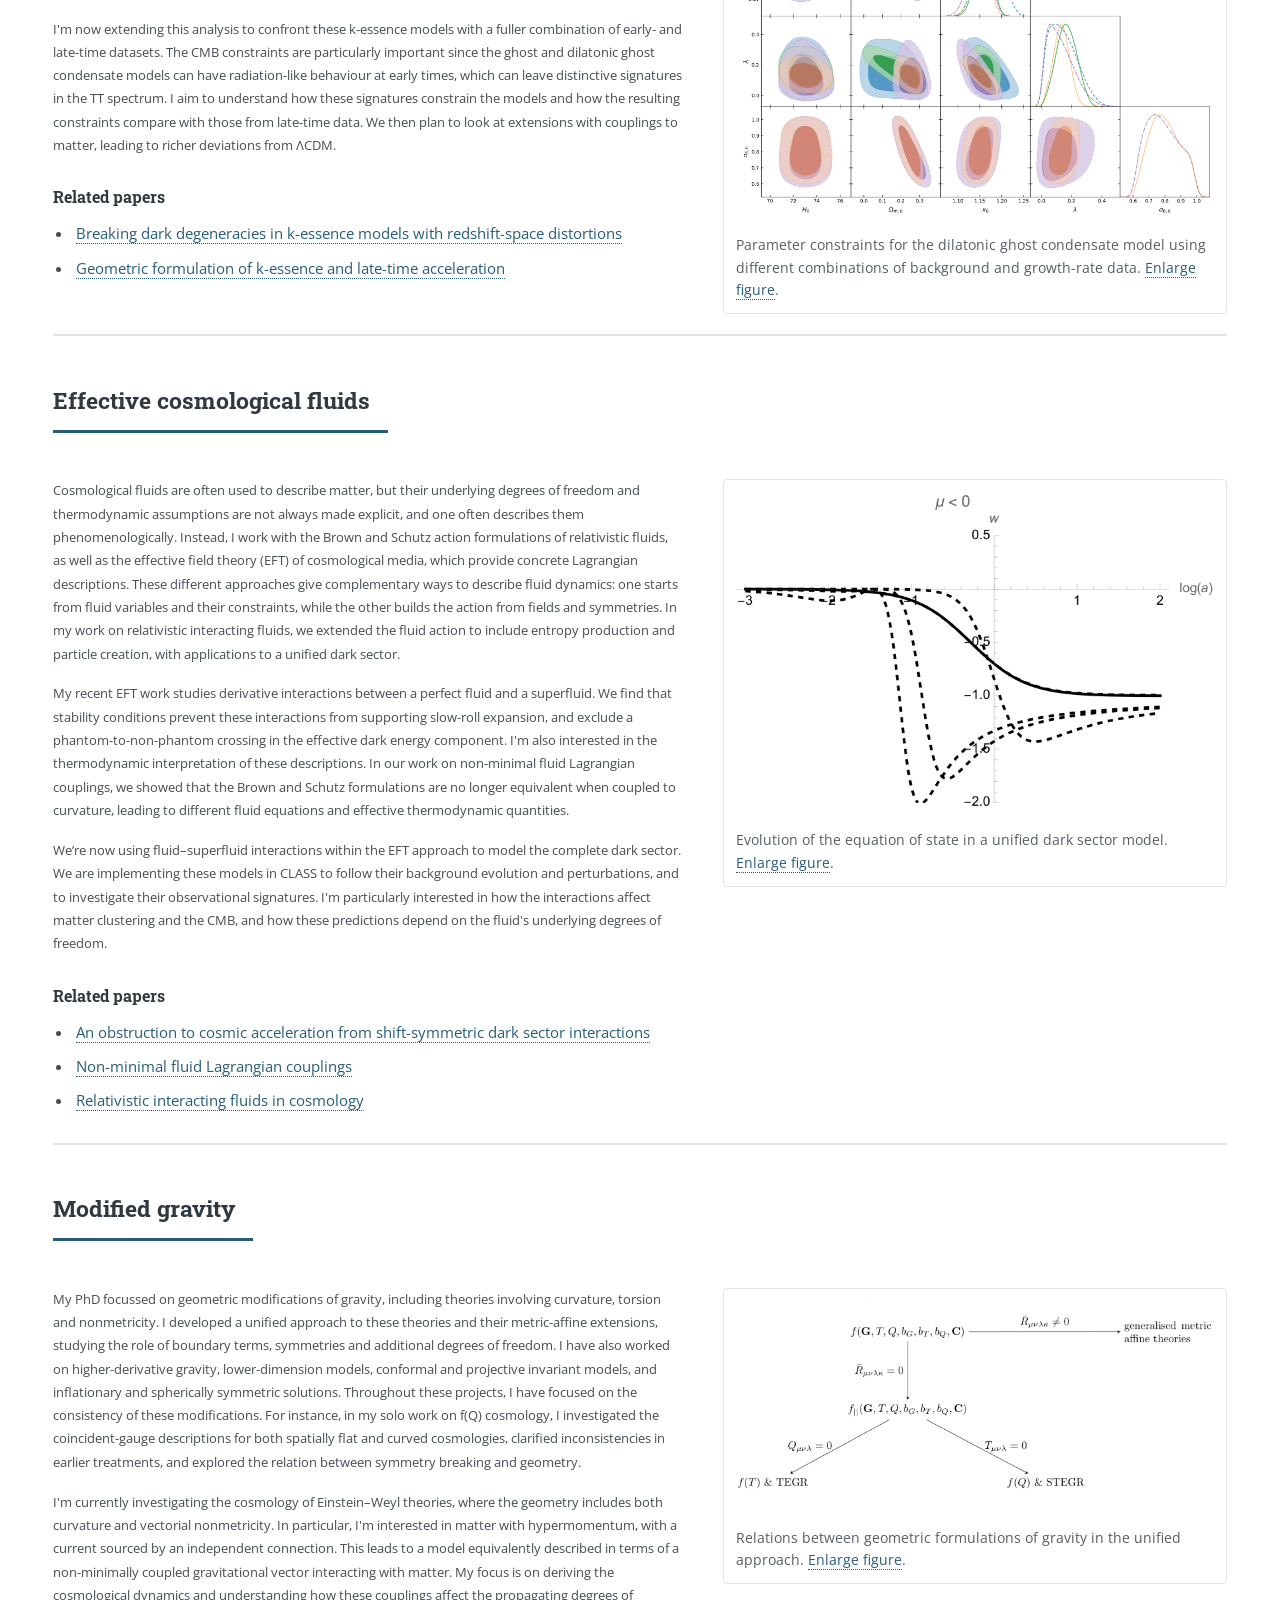
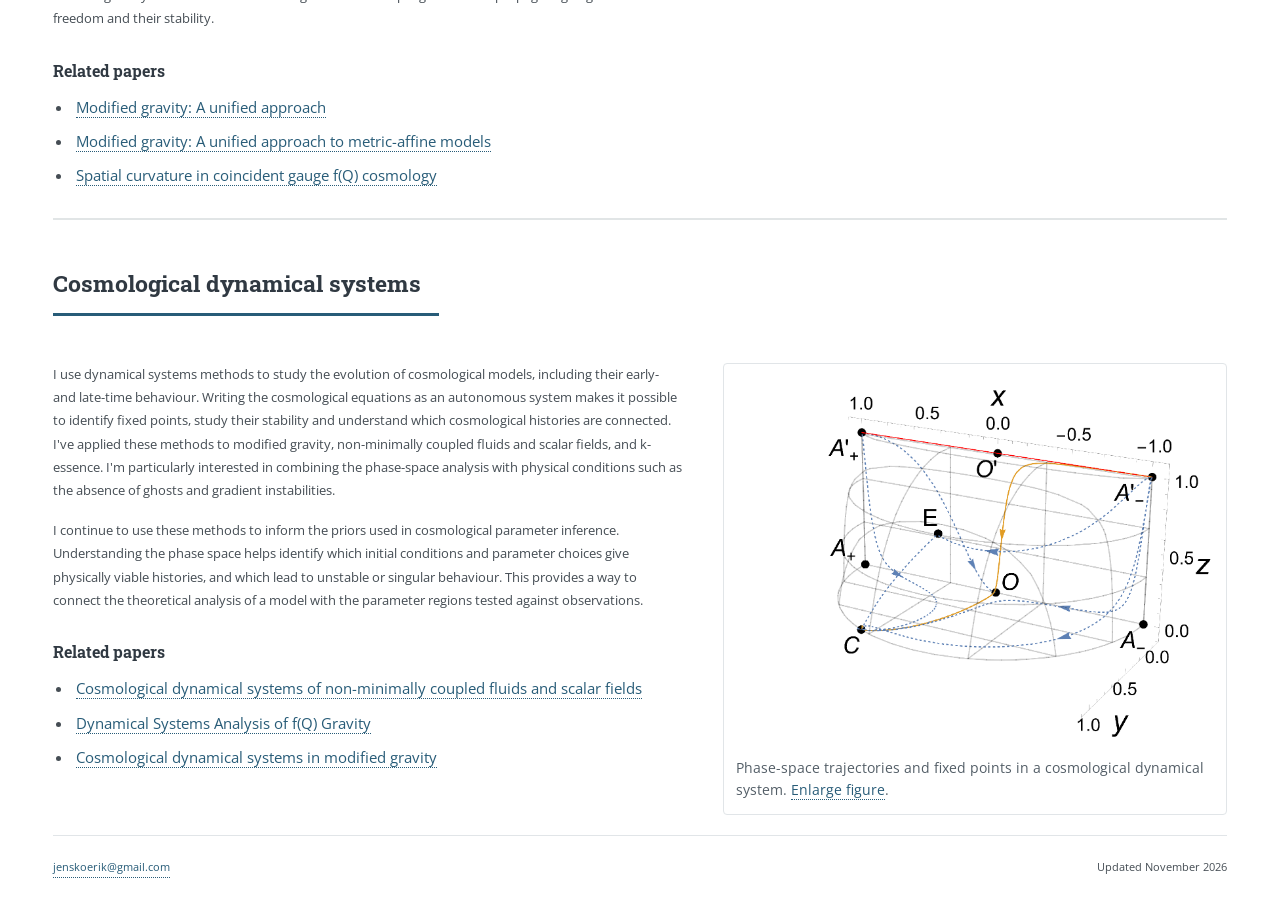
<file: research.html>
<!DOCTYPE html>
<!-- Editorial by HTML5 UP | html5up.net | CCA 3.0: html5up.net/license -->
<html lang="en">
<head>
  <!-- Google tag (gtag.js) -->
<script async src="https://www.googletagmanager.com/gtag/js?id=G-P6YXBCEYWW"></script>
<script>
  window.dataLayer = window.dataLayer || [];
  function gtag(){dataLayer.push(arguments);}
  gtag('js', new Date());

  gtag('config', 'G-P6YXBCEYWW');
</script>
  <meta charset="utf-8">
  <meta name="viewport" content="width=device-width, initial-scale=1">
  <title>Research | Erik Jensko</title>
  <meta name="description" content="Research by Erik Jensko on interacting dark sectors, relativistic fluids, effective field theory, modified gravity and cosmological perturbations.">
  <link rel="canonical" href="https://erikjensko.github.io/research.html">
  <meta property="og:title" content="Research | Erik Jensko">
  <link rel="stylesheet" href="assets/css/main.css">
  <link rel="stylesheet" href="assets/css/updates.css">
  <link rel="stylesheet" href="assets/css/research.css">
</head>
<body>
<a class="skip-link" href="#content">Skip to content</a>
<div id="wrapper">
  <div id="main"><div class="inner">
    <header id="header">
      <a href="index.html" class="logo"><strong>Erik Jensko</strong><span> Theoretical cosmology and gravitation</span></a>
      <nav class="header-links" aria-label="Research profiles"><a href="https://inspirehep.net/authors/1873100">INSPIRE</a><a href="https://orcid.org/0000-0002-6422-0753">ORCID</a><a href="mailto:jenskoerik@gmail.com">Email</a></nav>
    </header>
    <nav class="page-nav" aria-label="Main navigation"><ul><li><a href="index.html">Home</a></li><li><a href="research.html" aria-current="page">Research</a></li><li><a href="publications.html">Publications</a></li><li><a href="academic.html">Academic</a></li><li><a href="talks.html">Talks</a></li><!-- <li><a href="misc.html">About me</a></li> --></ul></nav>
    <main id="content" class="research-page">
  <section class="research-introduction">
    <header class="main"><h1>Research</h1></header>
    <nav class="section-links" aria-label="Research topics">
      <a href="#dark-sector">Dark sector interactions</a>
      <a href="#observations">Cosmological constraints</a>
      <a href="#fluids">Effective cosmological fluids</a>
      <a href="#gravity">Modified gravity</a>
      <a href="#methods">Cosmological dynamical systems</a>
    </nav>
  </section>
  <section id="dark-sector" class="research-topic">
    <header class="major"><h2>Dark sector interactions</h2></header>
    <div class="research-layout">
      <div class="research-text">
        <p>Dark matter and dark energy are usually treated as separate, non-interacting components. I'm interested in what happens when this assumption is relaxed. Rather than prescribing an interaction phenomenologically in the cosmological equations, I focus on constructions at the level of the action. This gives a consistent way to derive both the background evolution and perturbations, and to check the stability of the underlying degrees of freedom. There are several ways to describe these interactions, and much of my work has focussed on exploring their different physical consequences.</p>
        <p>In my recent work on intrinsic entropy couplings, interactions between the entropy of dark matter and scalar field dark energy give rise to pure-momentum exchange at linear order. These models leave the background expansion unchanged but can suppress or enhance the growth of structure. This makes them particularly interesting in light of recent measurements of matter clustering and CMB lensing. We have implemented these models into CLASS to calculate their cosmological signatures, showing that their effects on the primary CMB remain small while their effects on the matter power and CMB lensing spectrums are noticeable. A complementary direction I am working on is using the effective field theory approach to cosmological media, where dark matter and dark energy can be described as parts of an interacting fluid–superfluid system, with the allowed interactions determined by its symmetries.</p>
        <p>We are now constraining the entropy-coupled models using Cobaya, combining CMB temperature, polarisation and lensing measurements from ACT DR6, SPT-3G and Planck with DESI DR2 BAO and Pantheon+ supernova data. I'm particularly interested in what lensing can tell us about the viability of these interactions, and whether the same models can consistently describe our observations or potentially address ongoing cosmic tensions.</p> 
        <h3 class="research-papers-heading">Related papers</h3>
        <ul class="research-papers">
          <li><a href="https://arxiv.org/abs/2603.10622">Interacting dark sector from intrinsic entropy couplings</a></li>
          <li><a href="https://arxiv.org/abs/2406.01412">Relativistic interacting fluids in cosmology</a></li>
          <li><a href="https://arxiv.org/abs/2611.05560">An obstruction to cosmic acceleration from shift-symmetric dark sector interactions</a></li>
        </ul>
      </div>
      <figure class="research-plot">
        <a href="images/research-dark-sector.png" target="_blank" rel="noopener" aria-label="Enlarge figure: Dark sector interactions">
          <img src="images/research-dark-sector.png" alt="Relative changes in matter clustering, CMB temperature and CMB lensing spectra for different entropy coupling strengths." loading="lazy" decoding="async">
        </a>
        <figcaption>Changes in the matter power spectrum, CMB temperature spectrum and CMB lensing spectrum for different entropy couplings. <a href="images/research-dark-sector.png" target="_blank" rel="noopener">Enlarge figure</a>.</figcaption>
      </figure>
    </div>
  </section>
  <section id="observations" class="research-topic">
    <header class="major"><h2>Cosmological constraints</h2></header>
    <div class="research-layout">
      <div class="research-text">
       <p>I work on confronting extensions of ΛCDM with cosmological data. I'm interested in how measurements of the expansion history and the growth of structure can be combined to distinguish models that give similar background predictions. This involves deriving their cosmological evolution and perturbations, checking the approximations used, and comparing their predictions with data.</p>
        <p>My recent work on k-essence examines dark degeneracies, where part of the dark energy sector behaves like pressureless matter, making it difficult to distinguish from dark matter using background observations alone. In the ghost and dilatonic ghost condensate models, we find that redshift-space distortion measurements help break these degeneracies when combined with supernova and BAO data. An important part of this work is using stability-informed priors, so that the parameter inference is restricted to solutions without ghosts or gradient instabilities. This builds on my earlier work connecting a geometric formulation of k-essence with late-time cosmological constraints.</p>
        <p>I'm now extending this analysis to confront these k-essence models with a fuller combination of early- and late-time datasets. The CMB constraints are particularly important since the ghost and dilatonic ghost condensate models can have radiation-like behaviour at early times, which can leave distinctive signatures in the TT spectrum. I aim to understand how these signatures constrain the models and how the resulting constraints compare with those from late-time data. We then plan to look at extensions with couplings to matter, leading to richer deviations from ΛCDM.</p>
        <h3 class="research-papers-heading">Related papers</h3>
        <ul class="research-papers">
          <li><a href="https://arxiv.org/abs/2611.07033">Breaking dark degeneracies in k-essence models with redshift-space distortions</a></li>
          <li><a href="https://arxiv.org/abs/2505.15975">Geometric formulation of k-essence and late-time acceleration</a></li>
        </ul>
      </div>
      <figure class="research-plot">
        <a href="images/research-constraints.png" target="_blank" rel="noopener" aria-label="Enlarge figure: Cosmological constraints">
          <img src="images/research-constraints.png" alt="Marginalised parameter distributions and confidence contours for four combinations of cosmological data." loading="lazy" decoding="async">
        </a>
        <figcaption>Parameter constraints for the dilatonic ghost condensate model using different combinations of background and growth-rate data. <a href="images/research-constraints.png" target="_blank" rel="noopener">Enlarge figure</a>.</figcaption>
      </figure>
    </div>
  </section>
  <section id="fluids" class="research-topic">
    <header class="major"><h2>Effective cosmological fluids</h2></header>
    <div class="research-layout">
      <div class="research-text">
        <p>Cosmological fluids are often used to describe matter, but their underlying degrees of freedom and thermodynamic assumptions are not always made explicit, and one often describes them phenomenologically. Instead, I work with the Brown and Schutz action formulations of relativistic fluids, as well as the effective field theory (EFT) of cosmological media, which provide concrete Lagrangian descriptions. These different approaches give complementary ways to describe fluid dynamics: one starts from fluid variables and their constraints, while the other builds the action from fields and symmetries. In my work on relativistic interacting fluids, we extended the fluid action to include entropy production and particle creation, with applications to a unified dark sector.</p>
        <p>My recent EFT work studies derivative interactions between a perfect fluid and a superfluid. We find that stability conditions prevent these interactions from supporting slow-roll expansion, and exclude a phantom-to-non-phantom crossing in the effective dark energy component. I'm also interested in the thermodynamic interpretation of these descriptions. In our work on non-minimal fluid Lagrangian couplings, we showed that the Brown and Schutz formulations are no longer equivalent when coupled to curvature, leading to different fluid equations and effective thermodynamic quantities.</p>
        <p>We’re now using fluid–superfluid interactions within the EFT approach to model the complete dark sector. We are implementing these models in CLASS to follow their background evolution and perturbations, and to investigate their observational signatures. I'm particularly interested in how the interactions affect matter clustering and the CMB, and how these predictions depend on the fluid's underlying degrees of freedom.</p>
          <h3 class="research-papers-heading">Related papers</h3>
        <ul class="research-papers">
          <li><a href="https://arxiv.org/abs/2611.05560">An obstruction to cosmic acceleration from shift-symmetric dark sector interactions</a></li>
          <li><a href="https://arxiv.org/abs/2605.16220">Non-minimal fluid Lagrangian couplings</a></li>
          <li><a href="https://arxiv.org/abs/2406.01412">Relativistic interacting fluids in cosmology</a></li>
        </ul>
      </div>
      <figure class="research-plot">
        <a href="images/research-fluids.png" target="_blank" rel="noopener" aria-label="Enlarge figure: Effective cosmological fluids">
          <img src="images/research-fluids.png" alt="Equation of state w as a function of log(a), showing different cosmological evolutions for negative mu." loading="lazy" decoding="async">
        </a>
        <figcaption>Evolution of the equation of state in a unified dark sector model. <a href="images/research-fluids.png" target="_blank" rel="noopener">Enlarge figure</a>.</figcaption>
      </figure>
    </div>
  </section>
  <section id="gravity" class="research-topic">
    <header class="major"><h2>Modified gravity</h2></header>
    <div class="research-layout">
      <div class="research-text">
        <p>My PhD focussed on geometric modifications of gravity, including theories involving curvature, torsion and nonmetricity. I developed a unified approach to these theories and their metric-affine extensions, studying the role of boundary terms, symmetries and additional degrees of freedom. I have also worked on higher-derivative gravity, lower-dimension models, conformal and projective invariant models, and inflationary and spherically symmetric solutions. Throughout these projects, I have focused on the consistency of these modifications. For instance, in my solo work on f(Q) cosmology, I investigated the coincident-gauge descriptions for both spatially flat and curved cosmologies, clarified inconsistencies in earlier treatments, and explored the relation between symmetry breaking and geometry.</p>
       <p>I'm currently investigating the cosmology of Einstein–Weyl theories, where the geometry includes both curvature and vectorial nonmetricity. In particular, I'm interested in matter with hypermomentum, with a current sourced by an independent connection. This leads to a model equivalently described in terms of a non-minimally coupled gravitational vector interacting with matter. My focus is on deriving the cosmological dynamics and understanding how these couplings affect the propagating degrees of freedom and their stability.</p>
        <h3 class="research-papers-heading">Related papers</h3>
        <ul class="research-papers">
          <li><a href="https://arxiv.org/abs/2103.15906">Modified gravity: A unified approach</a></li>
          <li><a href="https://arxiv.org/abs/2301.11051">Modified gravity: A unified approach to metric-affine models</a></li>
          <li><a href="https://arxiv.org/abs/2407.17568">Spatial curvature in coincident gauge f(Q) cosmology</a></li>
        </ul>
      </div>
      <figure class="research-plot">
        <a href="images/figuretest.png" target="_blank" rel="noopener" aria-label="Enlarge figure: Modified gravity">
          <img src="images/figuretest.png" alt="Diagram connecting metric-affine theories with teleparallel and symmetric teleparallel formulations of gravity." loading="lazy" decoding="async">
        </a>
        <figcaption>Relations between geometric formulations of gravity in the unified approach. <a href="images/figuretest.png" target="_blank" rel="noopener">Enlarge figure</a>.</figcaption>
      </figure>
    </div>
  </section>
  <section id="methods" class="research-topic">
    <header class="major"><h2>Cosmological dynamical systems</h2></header>
    <div class="research-layout">
      <div class="research-text">
        <p>I use dynamical systems methods to study the evolution of cosmological models, including their early- and late-time behaviour. Writing the cosmological equations as an autonomous system makes it possible to identify fixed points, study their stability and understand which cosmological histories are connected. I've applied these methods to modified gravity, non-minimally coupled fluids and scalar fields, and k-essence. I'm particularly interested in combining the phase-space analysis with physical conditions such as the absence of ghosts and gradient instabilities.</p>
        <p>I continue to use these methods to inform the priors used in cosmological parameter inference. Understanding the phase space helps identify which initial conditions and parameter choices give physically viable histories, and which lead to unstable or singular behaviour. This provides a way to connect the theoretical analysis of a model with the parameter regions tested against observations.</p>
        <h3 class="research-papers-heading">Related papers</h3>
        <ul class="research-papers">
          <li><a href="https://arxiv.org/abs/2509.14440">Cosmological dynamical systems of non-minimally coupled fluids and scalar fields</a></li>
          <li><a href="https://arxiv.org/abs/2303.04463">Dynamical Systems Analysis of f(Q) Gravity</a></li>
          <li><a href="https://arxiv.org/abs/2201.09588">Cosmological dynamical systems in modified gravity</a></li>
        </ul>
      </div>
      <figure class="research-plot">
        <a href="images/research-dynamics.png" target="_blank" rel="noopener" aria-label="Enlarge figure: Cosmological dynamical systems">
          <img src="images/research-dynamics.png" alt="Three-dimensional phase portrait with trajectories and labelled fixed points." loading="lazy" decoding="async">
        </a>
        <figcaption>Phase-space trajectories and fixed points in a cosmological dynamical system. <a href="images/research-dynamics.png" target="_blank" rel="noopener">Enlarge figure</a>.</figcaption>
      </figure>
    </div>
  </section>
</main>
    <footer class="page-footer"><a href="mailto:jenskoerik@gmail.com">jenskoerik@gmail.com</a><span>Updated November 2026</span></footer>
  </div></div>
  <aside id="sidebar"><div class="inner">
    <nav id="menu" aria-label="Sidebar navigation"><header class="major"><h2>Erik Jensko</h2></header><ul><li><a href="index.html">Home</a></li><li><a href="research.html" aria-current="page">Research</a></li><li><a href="publications.html">Publications</a></li><li><a href="academic.html">Academic</a></li><li><a href="talks.html">Talks</a></li><!-- <li><a href="misc.html">About me</a></li> --></ul></nav>
    <section><header class="major"><h2>Contact</h2></header><ul class="contact"><li class="icon solid fa-envelope"><a href="mailto:jenskoerik@gmail.com">jenskoerik@gmail.com</a></li></ul><p>Theoretical cosmology, dark sector models and modified gravity.</p></section>
    <section><header class="major"><h2>Research profiles</h2></header><ul class="alt"><li><a href="https://inspirehep.net/authors/1873100">INSPIRE publication record</a></li><li><a href="https://orcid.org/0000-0002-6422-0753">ORCID</a></li><li><a href="https://github.com/ErikJensko">GitHub</a></li><li><a href="https://www.researchgate.net/profile/Erik-Jensko">ResearchGate</a></li></ul></section>
    <footer id="footer"><p class="copyright">&copy; Erik Jensko. Design: <a href="https://html5up.net/editorial">Editorial by HTML5 UP</a>.</p></footer>
  </div></aside>
</div>
<script src="assets/js/jquery.min.js"></script>
<script src="assets/js/browser.min.js"></script>
<script src="assets/js/breakpoints.min.js"></script>
<script src="assets/js/util.js"></script>
<script src="assets/js/main.js"></script>
</body></html>
</file>
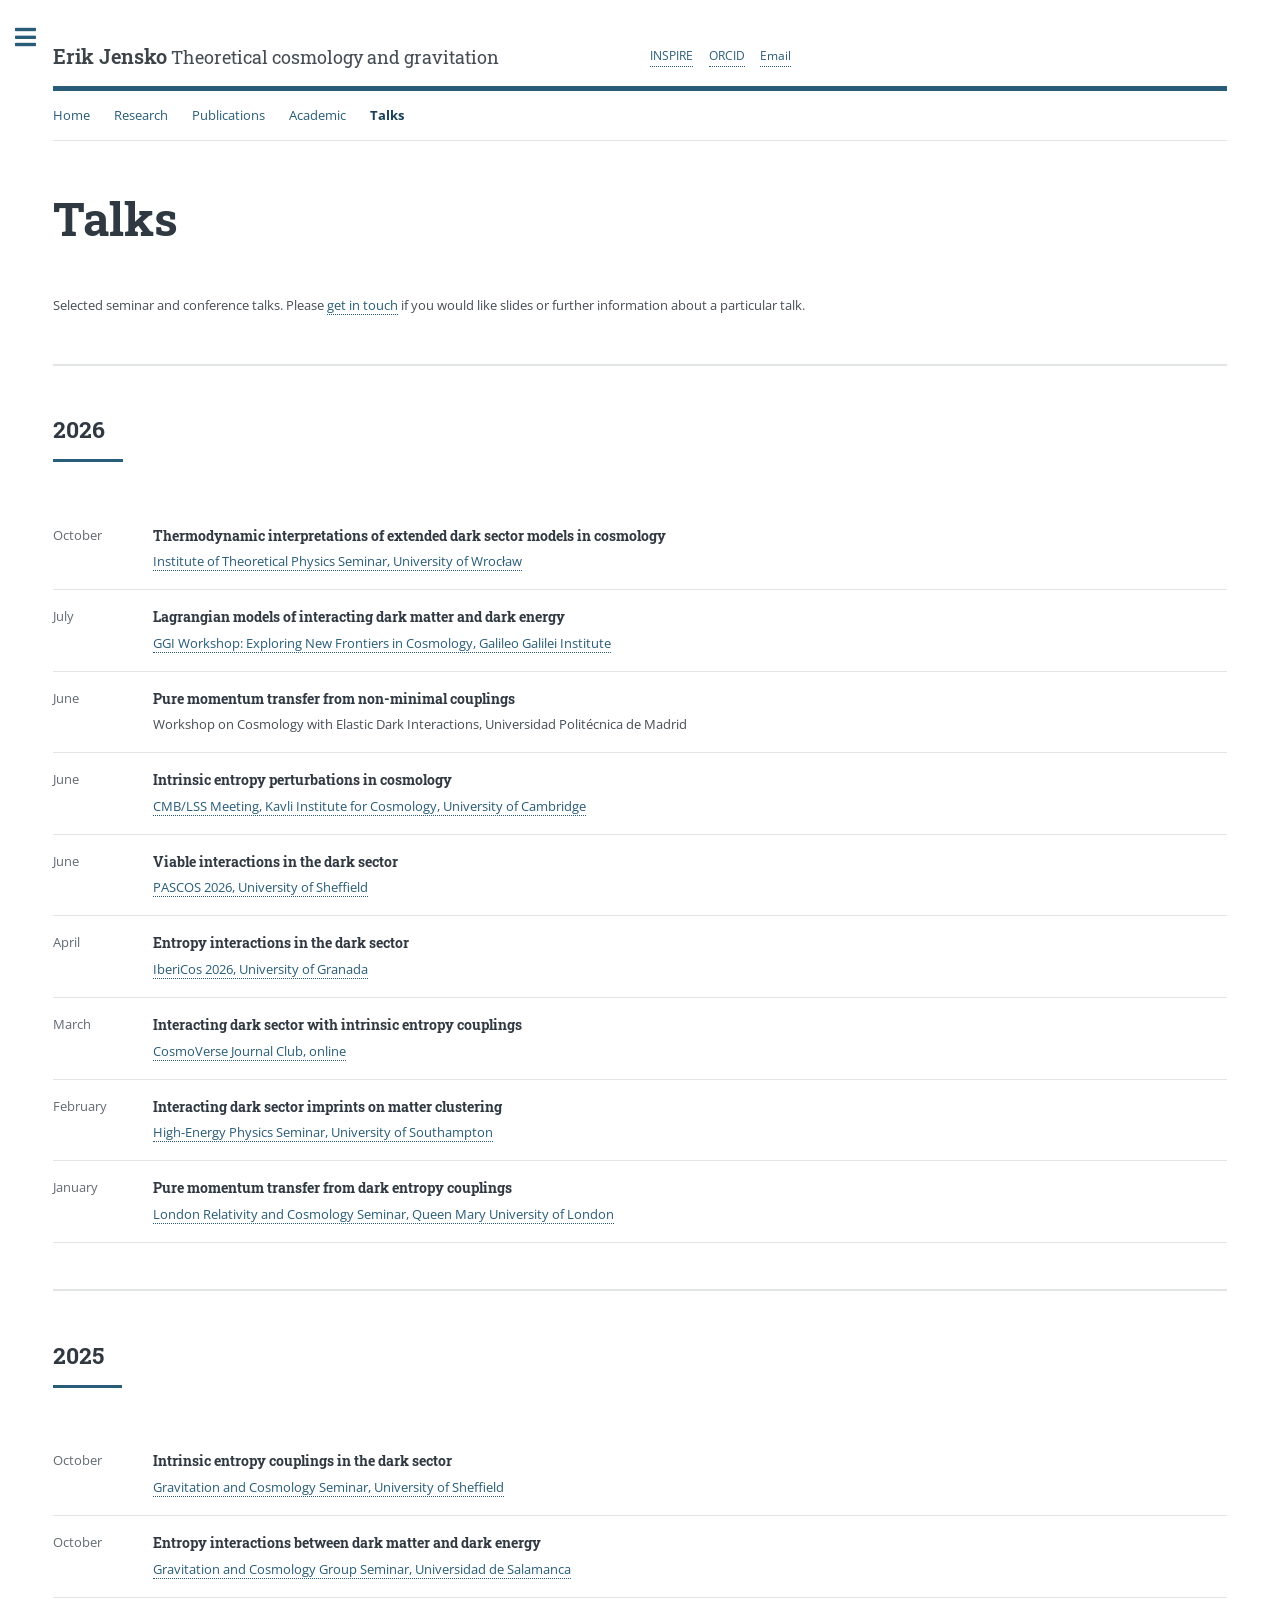
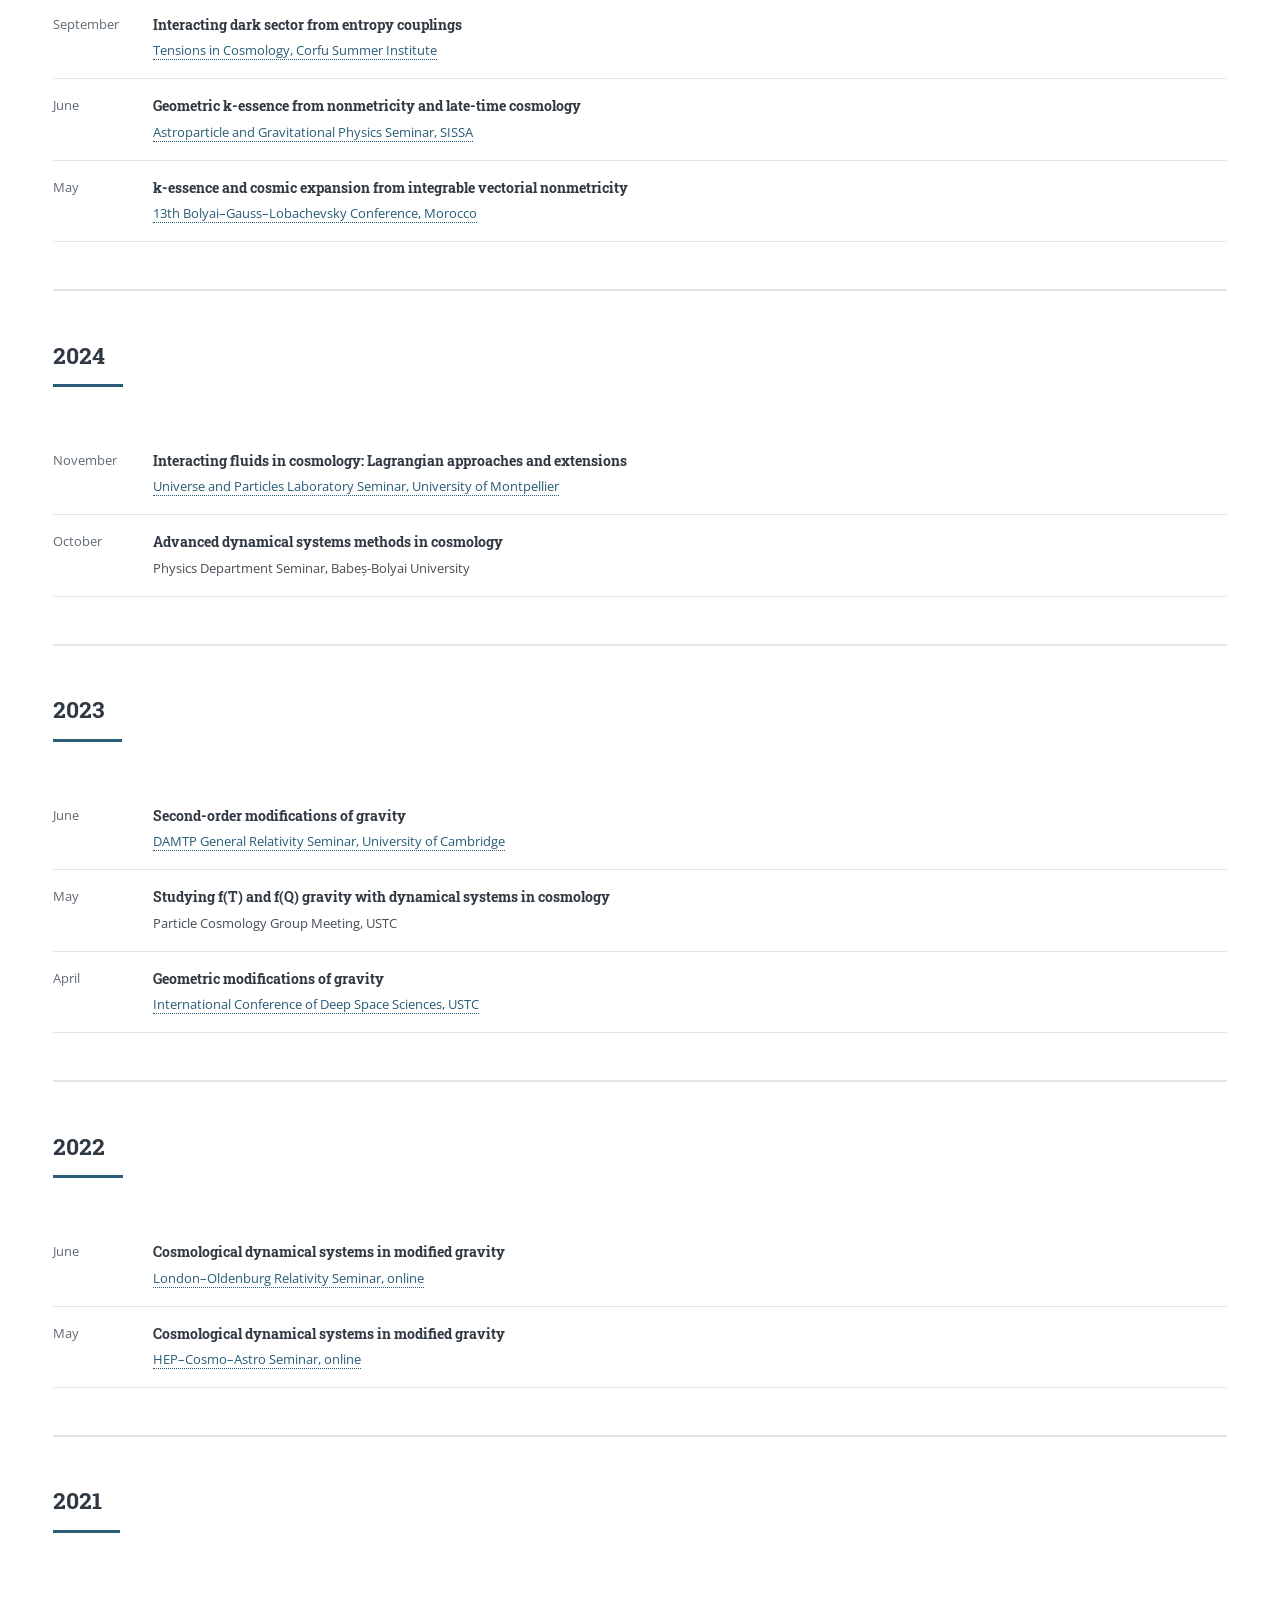
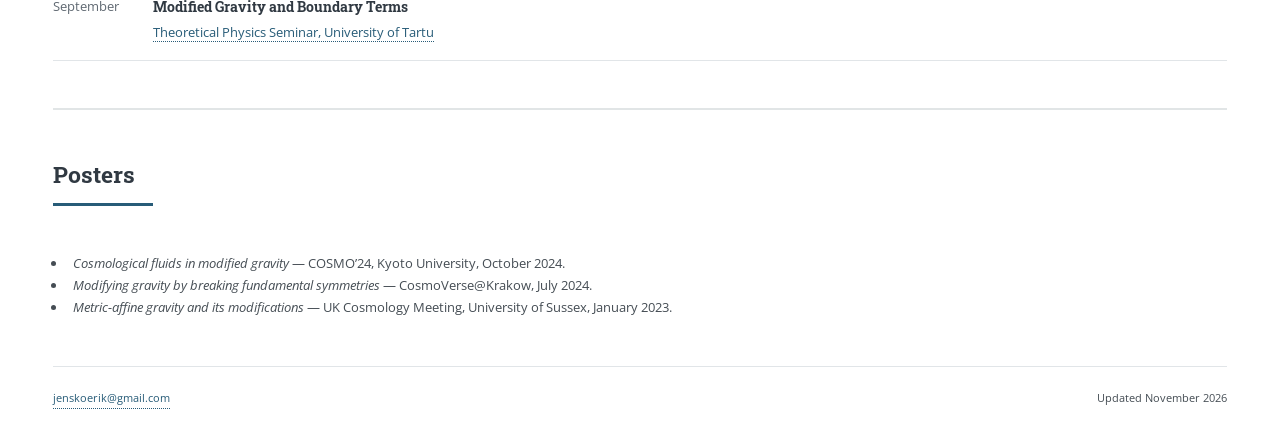
<file: talks.html>
<!DOCTYPE html>
<!-- Editorial by HTML5 UP | html5up.net | CCA 3.0: html5up.net/license -->
<html lang="en">
<head>
    <!-- Google tag (gtag.js) -->
<script async src="https://www.googletagmanager.com/gtag/js?id=G-P6YXBCEYWW"></script>
<script>
  window.dataLayer = window.dataLayer || [];
  function gtag(){dataLayer.push(arguments);}
  gtag('js', new Date());

  gtag('config', 'G-P6YXBCEYWW');
</script>
  <meta charset="utf-8">
  <meta name="viewport" content="width=device-width, initial-scale=1">
  <title>Talks | Erik Jensko</title>
  <meta name="description" content="Seminar and conference talks by Erik Jensko.">
  <link rel="canonical" href="https://erikjensko.github.io/talks.html">
  <meta property="og:description" content="Seminar and conference talks by Erik Jensko on cosmology, interacting dark sectors and modified gravity.">
  <link rel="stylesheet" href="assets/css/main.css">
  <link rel="stylesheet" href="assets/css/updates.css">
</head>
<body>
<a class="skip-link" href="#content">Skip to content</a>
<div id="wrapper">
  <div id="main"><div class="inner">
    <header id="header">
      <a href="index.html" class="logo"><strong>Erik Jensko</strong><span> Theoretical cosmology and gravitation</span></a>
      <nav class="header-links" aria-label="Research profiles"><a href="https://inspirehep.net/authors/1873100">INSPIRE</a><a href="https://orcid.org/0000-0002-6422-0753">ORCID</a><a href="mailto:jenskoerik@gmail.com">Email</a></nav>
    </header>
    <nav class="page-nav" aria-label="Main navigation"><ul><li><a href="index.html">Home</a></li><li><a href="research.html">Research</a></li><li><a href="publications.html">Publications</a></li><li><a href="academic.html">Academic</a></li><li><a href="talks.html" aria-current="page">Talks</a></li><!-- <li><a href="misc.html">About me</a></li> --></ul></nav>
    <main id="content"><section><header class="main"><h1>Talks</h1></header><p>Selected seminar and conference talks. Please <a href="mailto:jenskoerik@gmail.com">get in touch</a> if you would like slides or further information about a particular talk.</p></section><section><header class="major"><h2>2026</h2></header><ul class="talk-list"><li><span class="talk-date">October</span><div><h3>Thermodynamic interpretations of extended dark sector models in cosmology</h3><p><a href="https://ift.uwr.edu.pl/5?cat=wysen">Institute of Theoretical Physics Seminar, University of Wrocław</a></p></div></li><li><span class="talk-date">July</span><div><h3>Lagrangian models of interacting dark matter and dark energy</h3><p><a href="https://www.ggi.infn.it/showevent.pl?id=547">GGI Workshop: Exploring New Frontiers in Cosmology, Galileo Galilei Institute</a></p></div></li><li><span class="talk-date">June</span><div><h3>Pure momentum transfer from non-minimal couplings</h3><p>Workshop on Cosmology with Elastic Dark Interactions, Universidad Politécnica de Madrid</p></div></li><li><span class="talk-date">June</span><div><h3>Intrinsic entropy perturbations in cosmology</h3><p><a href="https://www.kicc.cam.ac.uk/events/recurring-seminars-and-events">CMB/LSS Meeting, Kavli Institute for Cosmology, University of Cambridge</a></p></div></li><li><span class="talk-date">June</span><div><h3>Viable interactions in the dark sector</h3><p><a href="https://indico.global/event/14705/overview">PASCOS 2026, University of Sheffield</a></p></div></li><li><span class="talk-date">April</span><div><h3>Entropy interactions in the dark sector</h3><p><a href="https://ftae.ugr.es/ibericos2026/">IberiCos 2026, University of Granada</a></p></div></li><li><span class="talk-date">March</span><div><h3>Interacting dark sector with intrinsic entropy couplings</h3><p><a href="https://cosmoversetensions.eu/for-scientists/journal-club/">CosmoVerse Journal Club, online</a></p></div></li><li><span class="talk-date">February</span><div><h3>Interacting dark sector imprints on matter clustering</h3><p><a href="https://www.southampton.ac.uk/stag/news/seminars.page">High-Energy Physics Seminar, University of Southampton</a></p></div></li><li><span class="talk-date">January</span><div><h3>Pure momentum transfer from dark entropy couplings</h3><p><a href="https://www.qmul.ac.uk/spcs/astro/events/london-relativity-and-cosmology-seminar/">London Relativity and Cosmology Seminar, Queen Mary University of London</a></p></div></li></ul></section><section><header class="major"><h2>2025</h2></header><ul class="talk-list"><li><span class="talk-date">October</span><div><h3>Intrinsic entropy couplings in the dark sector</h3><p><a href="https://gravity-cosmology.sites.sheffield.ac.uk/seminars">Gravitation and Cosmology Seminar, University of Sheffield</a></p></div></li><li><span class="talk-date">October</span><div><h3>Entropy interactions between dark matter and dark energy</h3><p><a href="https://gracus.usal.es/seminar.php?id=97">Gravitation and Cosmology Group Seminar, Universidad de Salamanca</a></p></div></li><li><span class="talk-date">September</span><div><h3>Interacting dark sector from entropy couplings</h3><p><a href="https://www.physics.ntua.gr/corfu2025/co.html">Tensions in Cosmology, Corfu Summer Institute</a></p></div></li><li><span class="talk-date">June</span><div><h3>Geometric k-essence from nonmetricity and late-time cosmology</h3><p><a href="https://www.sissa.it/app/">Astroparticle and Gravitational Physics Seminar, SISSA</a></p></div></li><li><span class="talk-date">May</span><div><h3>k-essence and cosmic expansion from integrable vectorial nonmetricity</h3><p><a href="https://indico.cern.ch/event/1464707/overview">13th Bolyai–Gauss–Lobachevsky Conference, Morocco</a></p></div></li></ul></section><section><header class="major"><h2>2024</h2></header><ul class="talk-list"><li><span class="talk-date">November</span><div><h3>Interacting fluids in cosmology: Lagrangian approaches and extensions</h3><p><a href="https://www.lupm.in2p3.fr/conferences-seminaires/seminaires/">Universe and Particles Laboratory Seminar, University of Montpellier</a></p></div></li><li><span class="talk-date">October</span><div><h3>Advanced dynamical systems methods in cosmology</h3><p>Physics Department Seminar, Babeș-Bolyai University</p></div></li></ul></section><section><header class="major"><h2>2023</h2></header><ul class="talk-list"><li><span class="talk-date">June</span><div><h3>Second-order modifications of gravity</h3><p><a href="http://talks.cam.ac.uk/talk/index/199531">DAMTP General Relativity Seminar, University of Cambridge</a></p></div></li><li><span class="talk-date">May</span><div><h3>Studying f(T) and f(Q) gravity with dynamical systems in cosmology</h3><p>Particle Cosmology Group Meeting, USTC</p></div></li><li><span class="talk-date">April</span><div><h3>Geometric modifications of gravity</h3><p><a href="https://planet.ustc.edu.cn/icdss">International Conference of Deep Space Sciences, USTC</a></p></div></li></ul></section><section><header class="major"><h2>2022</h2></header><ul class="talk-list"><li><span class="talk-date">June</span><div><h3>Cosmological dynamical systems in modified gravity</h3><p><a href="https://www.homepages.ucl.ac.uk/~ucahbha/london_oldenburg_relativity.html">London–Oldenburg Relativity Seminar, online</a></p></div></li><li><span class="talk-date">May</span><div><h3>Cosmological dynamical systems in modified gravity</h3><p><a href="https://inspirehep.net/seminars/2075070/">HEP–Cosmo–Astro Seminar, online</a></p></div></li></ul></section><section><header class="major"><h2>2021</h2></header><ul class="talk-list"><li><span class="talk-date">September</span><div><h3>Modified Gravity and Boundary Terms</h3><p><a href="https://inspirehep.net/seminars/1916088">Theoretical Physics Seminar, University of Tartu</a></p></div></li></ul></section><section><header class="major"><h2>Posters</h2></header><ul><li><em>Cosmological fluids in modified gravity</em> — COSMO’24, Kyoto University, October 2024.</li><li><em>Modifying gravity by breaking fundamental symmetries</em> — CosmoVerse@Krakow, July 2024.</li><li><em>Metric-affine gravity and its modifications</em> — UK Cosmology Meeting, University of Sussex, January 2023.</li></ul></section></main>
    <footer class="page-footer"><a href="mailto:jenskoerik@gmail.com">jenskoerik@gmail.com</a><span>Updated November 2026</span></footer>
  </div></div>
  <aside id="sidebar"><div class="inner">
    <nav id="menu" aria-label="Sidebar navigation"><header class="major"><h2>Erik Jensko</h2></header><ul><li><a href="index.html">Home</a></li><li><a href="research.html">Research</a></li><li><a href="publications.html">Publications</a></li><li><a href="academic.html">Academic</a></li><li><a href="talks.html" aria-current="page">Talks</a></li><!-- <li><a href="misc.html">About me</a></li> --></ul></nav>
    <section><header class="major"><h2>Contact</h2></header><ul class="contact"><li class="icon solid fa-envelope"><a href="mailto:jenskoerik@gmail.com">jenskoerik@gmail.com</a></li></ul><p>Theoretical cosmology, dark sector models and modified gravity.</p></section>
    <section><header class="major"><h2>Research profiles</h2></header><ul class="alt"><li><a href="https://inspirehep.net/authors/1873100">INSPIRE publication record</a></li><li><a href="https://orcid.org/0000-0002-6422-0753">ORCID</a></li><li><a href="https://github.com/ErikJensko">GitHub</a></li><li><a href="https://www.researchgate.net/profile/Erik-Jensko">ResearchGate</a></li></ul></section>
    <footer id="footer"><p class="copyright">&copy; Erik Jensko. Design: <a href="https://html5up.net/editorial">Editorial by HTML5 UP</a>.</p></footer>
  </div></aside>
</div>
<script src="assets/js/jquery.min.js"></script>
<script src="assets/js/browser.min.js"></script>
<script src="assets/js/breakpoints.min.js"></script>
<script src="assets/js/util.js"></script>
<script src="assets/js/main.js"></script>
</body></html>
</file>
<file: assets/css/updates.css>
/* Small changes to the original Editorial template. */
body { color: #454d54; }
a { color: #285c78; } a:hover { color: #173f56 !important; }
h1,h2,h3,h4 { color: #303942; }
#header { border-bottom-color: #285c78; align-items: center; gap: 1.5em; padding-top: 3em; }
#header .logo { flex: 1; } #header .logo span { font-size: .9em; }
header.major > :last-child { border-bottom-color: #285c78; }
.header-links { display: flex; gap: 1.3em; font-size: .9em; }
.page-nav { padding: 1em 0; border-bottom: 1px solid #e1e5e8; }
.page-nav ul { display: flex; flex-wrap: wrap; gap: .6em 1.8em; list-style: none; margin: 0; padding: 0; }
.page-nav li { padding: 0; } .page-nav a { border: 0; }
a[aria-current="page"] { color: #173f56; font-weight: 700; }
main > section { padding: 3.5em 0 1.5em; border-bottom: 2px solid rgba(210,215,217,.65); }
main > section:last-child { border-bottom: 0; }
#banner { padding-top: 3.5em; }
#banner .portrait { flex-grow: 0; flex-shrink: 0; width: 28%; max-width: 275px; min-height: 0; align-self: flex-start; }
#banner .portrait img { height: auto; object-fit: contain; object-position: top; }
.direct-contact { font-weight: 600; }
.button,button { box-shadow: inset 0 0 0 2px #285c78; color: #285c78 !important; }
.button.primary { background-color: #285c78; color: #fff !important; }
.button.primary:hover { background-color: #173f56; }
.button:hover { background-color: #edf3f6; }
.eyebrow { font-size: .8em; text-transform: uppercase; letter-spacing: .12em; color: #285c78; margin-bottom: .7em; }
.intro { font-size: 1.1em; max-width: 65em; }
.section-links { display: flex; flex-wrap: wrap; gap: .6em 1.5em; margin: 1.5em 0; }
.publications { padding-left: 2em; }
.publications > li { padding: 1.6em 0 1.2em .6em; border-bottom: 1px solid #e1e5e8; }
.publications > li:last-child { border: 0; }
.publications h2 { font-size: 1.2em; margin: 0 0 .45em; }
.publications h2 a { color: #303942; border-bottom: 0; }
.publications p { margin: 0 0 .45em; }
.journal,.muted,figcaption { color: #616a73; }
.paper-links { font-size: .95em; }
.dates { font-family: "Open Sans",sans-serif; font-size: .8em; font-weight: 400; color: #616a73; margin-left: .8em; white-space: nowrap; }
.visit-list li { margin-bottom: 1em; }
.talk-list { list-style: none; padding: 0; }
.talk-list li { display: flex; gap: 1.5em; padding: 1.2em 0; border-bottom: 1px solid #e1e5e8; }
.talk-date { min-width: 6em; color: #616a73; }
.talk-list h3 { margin-bottom: .4em; font-size: 1.05em; }
.talk-list p { margin-bottom: 0; }
figure { margin: 1.5em 0 2em; } .research-figure { display: block; width: 100%; height: auto; border-radius: .3em; }
figcaption { font-size: .9em; margin-top: .8em; }
.personal-photo { max-width: 640px; }
.page-footer { border-top: 1px solid #e1e5e8; padding: 2em 0; display: flex; flex-wrap: wrap; gap: 1em; justify-content: space-between; font-size: .85em; }
.skip-link { position: absolute; left: -10000px; top: 0; }
.skip-link:focus { left: 1em; top: 1em; background: white; padding: 1em; z-index: 10001; }
:focus-visible { outline: 2px solid #285c78; outline-offset: 4px; }
@media screen and (max-width: 736px) {
 #header { padding-top: 3em; flex-wrap: wrap; }
 #header .logo { flex-basis: 100%; } #header .logo span { display: block; }
 .header-links { gap: 1.5em; } .page-nav ul { gap: .6em 1.2em; font-size: .95em; }
 main > section { padding-top: 2.5em; }
 #banner .portrait { order: 2; width: 180px; max-width: 65%; height: auto; margin: 1em 0 0; }
 #banner .content { width: 100%; }
 .talk-list li { display: block; } .talk-date { display: block; margin-bottom: .5em; }
 .dates { display: block; margin-left: 0; margin-top: .4em; }
}
@media (prefers-reduced-motion: reduce) { *,*::before,*::after { animation: none !important; transition: none !important; scroll-behavior: auto !important; } }
</file>
<file: assets/css/research.css>
/* Layout used only by research.html. */
.research-page .research-introduction { padding-bottom: 1em; }
.research-page .research-topic { scroll-margin-top: 1.5rem; }
.research-layout { display: grid; grid-template-columns: minmax(0, 1.25fr) minmax(0, 1fr); gap: 2.5rem; align-items: start; }
.research-text { min-width: 0; }
.research-text p { margin-bottom: 1.25em; line-height: 1.75; }
.research-page .research-plot { min-width: 0; margin: 0; padding: 0.75rem; border: 1px solid #e1e5e8; border-radius: 4px; background: #fff; }
.research-plot > a { display: block; border: 0; }
.research-plot img { display: block; width: 100%; height: auto; }
.research-plot figcaption { font-size: 0.875rem; line-height: 1.6; margin-top: 1rem; color: #535e67; }
.research-papers-heading { font-size: 1rem; margin-top: 1.75rem; margin-bottom: 0.75rem; }
.research-papers { font-size: 0.9375rem; padding-left: 1.2rem; margin-bottom: 0; }
.research-papers li { padding-left: 0.2rem; margin-bottom: 0.6rem; }
@media screen and (max-width: 980px) {
  .research-layout { grid-template-columns: minmax(0, 1fr); gap: 1.75rem; }
  .research-page .research-plot { width: 100%; max-width: 650px; margin: 0 auto; box-sizing: border-box; }
}
</file>
<file: assets/css/main.css>
@import url(fontawesome-all.min.css);
@import url("https://fonts.googleapis.com/css?family=Open+Sans:400,600,400italic,600italic|Roboto+Slab:400,700");
/*
	Editorial by HTML5 UP
	html5up.net | @ajlkn
	Free for personal and commercial use under the CCA 3.0 license (html5up.net/license)
*/
html, body, div, span, applet, object,
iframe, h1, h2, h3, h4, h5, h6, p, blockquote,
pre, a, abbr, acronym, address, big, cite,
code, del, dfn, em, img, ins, kbd, q, s, samp,
small, strike, strong, sub, sup, tt, var, b,
u, i, center, dl, dt, dd, ol, ul, li, fieldset,
form, label, legend, table, caption, tbody,
tfoot, thead, tr, th, td, article, aside,
canvas, details, embed, figure, figcaption,
footer, header, hgroup, menu, nav, output, ruby,
section, summary, time, mark, audio, video {
  margin: 0;
  padding: 0;
  border: 10;
  font-size: 100%;
  font: inherit;
  vertical-align: baseline; }

article, aside, details, figcaption, figure,
footer, header, hgroup, menu, nav, section {
  display: block; }

body {
  line-height: 1; }

ol, ul {
  list-style: none; }

blockquote, q {
  quotes: none; }
  blockquote:before, blockquote:after, q:before, q:after {
    content: '';
    content: none; }

table {
  border-collapse: collapse;
  border-spacing: 0; }

body {
  -webkit-text-size-adjust: none; }

mark {
  background-color: transparent;
  color: inherit; }

input::-moz-focus-inner {
  border: 0;
  padding: 0; }

input, select, textarea {
  -moz-appearance: none;
  -webkit-appearance: none;
  -ms-appearance: none;
  appearance: none; }

/* Basic */
@-ms-viewport {
  width: device-width; }

body {
  -ms-overflow-style: scrollbar; }

@media screen and (max-width: 480px) {
  html, body {
    min-width: 320px; } }

html {
  box-sizing: border-box; }

*, *:before, *:after {
  box-sizing: inherit; }

body {
  background: #ffffff; }
  body.is-preload *, body.is-preload *:before, body.is-preload *:after, body.is-resizing *, body.is-resizing *:before, body.is-resizing *:after {
    -moz-animation: none !important;
    -webkit-animation: none !important;
    -ms-animation: none !important;
    animation: none !important;
    -moz-transition: none !important;
    -webkit-transition: none !important;
    -ms-transition: none !important;
    transition: none !important; }

/* Type */
body, input, select, textarea {
  color: #7f888f;
  font-family: "Open Sans", sans-serif;
  font-size: 13pt;
  font-weight: 400;
  line-height: 1.65; }
  @media screen and (max-width: 1680px) {
    body, input, select, textarea {
      font-size: 11pt; } }
  @media screen and (max-width: 1280px) {
    body, input, select, textarea {
      font-size: 10pt; } }
  @media screen and (max-width: 360px) {
    body, input, select, textarea {
      font-size: 9pt; } }

a {
  -moz-transition: color 0.2s ease-in-out, border-bottom-color 0.2s ease-in-out;
  -webkit-transition: color 0.2s ease-in-out, border-bottom-color 0.2s ease-in-out;
  -ms-transition: color 0.2s ease-in-out, border-bottom-color 0.2s ease-in-out;
  transition: color 0.2s ease-in-out, border-bottom-color 0.2s ease-in-out;
  border-bottom: dotted 1px;
  color: #f56a6a;
  text-decoration: none; }
  a:hover {
    border-bottom-color: #f56a6a;
    color: #f56a6a !important; }
    a:hover strong {
      color: inherit; }

strong, b {
  color: #3d4449;
  font-weight: 600; }

em, i {
  font-style: italic; }

p {
  margin: 0 0 2em 0; }

h1, h2, h3, h4, h5, h6 {
  color: #3d4449;
  font-family: "Roboto Slab", serif;
  font-weight: 700;
  line-height: 1.5;
  margin: 0 0 1em 0; }
  h1 a, h2 a, h3 a, h4 a, h5 a, h6 a {
    color: inherit;
    text-decoration: none;
    border-bottom: 0; }

h1 {
  font-size: 4em;
  margin: 0 0 0.5em 0;
  line-height: 1.3; }

h2 {
  font-size: 1.75em; }

h3 {
  font-size: 1.25em; }

h4 {
  font-size: 1.1em; }

h5 {
  font-size: 0.9em; }

h6 {
  font-size: 0.7em; }

@media screen and (max-width: 1680px) {
  h1 {
    font-size: 3.5em; } }

@media screen and (max-width: 980px) {
  h1 {
    font-size: 3.25em; } }

@media screen and (max-width: 736px) {
  h1 {
    font-size: 2em;
    line-height: 1.4; }
  h2 {
    font-size: 1.5em; } }

sub {
  font-size: 0.8em;
  position: relative;
  top: 0.5em; }

sup {
  font-size: 0.8em;
  position: relative;
  top: -0.5em; }

blockquote {
  border-left: solid 3px rgba(210, 215, 217, 0.75);
  font-style: italic;
  margin: 0 0 2em 0;
  padding: 0.5em 0 0.5em 2em; }

code {
  background: rgba(230, 235, 237, 0.25);
  border-radius: 0.375em;
  border: solid 1px rgba(210, 215, 217, 0.75);
  font-family: "Courier New", monospace;
  font-size: 0.9em;
  margin: 0 0.25em;
  padding: 0.25em 0.65em; }

pre {
  -webkit-overflow-scrolling: touch;
  font-family: "Courier New", monospace;
  font-size: 0.9em;
  margin: 0 0 2em 0; }
  pre code {
    display: block;
    line-height: 1.75;
    padding: 1em 1.5em;
    overflow-x: auto; }

hr {
  border: 0;
  border-bottom: solid 1px rgba(210, 215, 217, 0.75);
  margin: 2em 0; }
  hr.major {
    margin: 3em 0; }

.align-left {
  text-align: left; }

.align-center {
  text-align: center; }

.align-right {
  text-align: right; }

/* Row */
.row {
  display: flex;
  flex-wrap: wrap;
  box-sizing: border-box;
  align-items: stretch; }
  .row > * {
    box-sizing: border-box; }
  .row.gtr-uniform > * > :last-child {
    margin-bottom: 0; }
  .row.aln-left {
    justify-content: flex-start; }
  .row.aln-center {
    justify-content: center; }
  .row.aln-right {
    justify-content: flex-end; }
  .row.aln-top {
    align-items: flex-start; }
  .row.aln-middle {
    align-items: center; }
  .row.aln-bottom {
    align-items: flex-end; }
  .row > .imp {
    order: -1; }
  .row > .col-1 {
    width: 8.33333%; }
  .row > .off-1 {
    margin-left: 8.33333%; }
  .row > .col-2 {
    width: 16.66667%; }
  .row > .off-2 {
    margin-left: 16.66667%; }
  .row > .col-3 {
    width: 25%; }
  .row > .off-3 {
    margin-left: 25%; }
  .row > .col-4 {
    width: 33.33333%; }
  .row > .off-4 {
    margin-left: 33.33333%; }
  .row > .col-5 {
    width: 41.66667%; }
  .row > .off-5 {
    margin-left: 41.66667%; }
  .row > .col-6 {
    width: 50%; }
  .row > .off-6 {
    margin-left: 50%; }
  .row > .col-7 {
    width: 58.33333%; }
  .row > .off-7 {
    margin-left: 58.33333%; }
  .row > .col-8 {
    width: 66.66667%; }
  .row > .off-8 {
    margin-left: 66.66667%; }
  .row > .col-9 {
    width: 75%; }
  .row > .off-9 {
    margin-left: 75%; }
  .row > .col-10 {
    width: 83.33333%; }
  .row > .off-10 {
    margin-left: 83.33333%; }
  .row > .col-11 {
    width: 91.66667%; }
  .row > .off-11 {
    margin-left: 91.66667%; }
  .row > .col-12 {
    width: 100%; }
  .row > .off-12 {
    margin-left: 100%; }
  .row.gtr-0 {
    margin-top: 0;
    margin-left: 0em; }
    .row.gtr-0 > * {
      padding: 0 0 0 0em; }
    .row.gtr-0.gtr-uniform {
      margin-top: 0em; }
      .row.gtr-0.gtr-uniform > * {
        padding-top: 0em; }
  .row.gtr-25 {
    margin-top: 0;
    margin-left: -0.375em; }
    .row.gtr-25 > * {
      padding: 0 0 0 0.375em; }
    .row.gtr-25.gtr-uniform {
      margin-top: -0.375em; }
      .row.gtr-25.gtr-uniform > * {
        padding-top: 0.375em; }
  .row.gtr-50 {
    margin-top: 0;
    margin-left: -0.75em; }
    .row.gtr-50 > * {
      padding: 0 0 0 0.75em; }
    .row.gtr-50.gtr-uniform {
      margin-top: -0.75em; }
      .row.gtr-50.gtr-uniform > * {
        padding-top: 0.75em; }
  .row {
    margin-top: 0;
    margin-left: -1.5em; }
    .row > * {
      padding: 0 0 0 1.5em; }
    .row.gtr-uniform {
      margin-top: -1.5em; }
      .row.gtr-uniform > * {
        padding-top: 1.5em; }
  .row.gtr-150 {
    margin-top: 0;
    margin-left: -2.25em; }
    .row.gtr-150 > * {
      padding: 0 0 0 2.25em; }
    .row.gtr-150.gtr-uniform {
      margin-top: -2.25em; }
      .row.gtr-150.gtr-uniform > * {
        padding-top: 2.25em; }
  .row.gtr-200 {
    margin-top: 0;
    margin-left: -3em; }
    .row.gtr-200 > * {
      padding: 0 0 0 3em; }
    .row.gtr-200.gtr-uniform {
      margin-top: -3em; }
      .row.gtr-200.gtr-uniform > * {
        padding-top: 3em; }
  @media screen and (max-width: 1680px) {
    .row {
      display: flex;
      flex-wrap: wrap;
      box-sizing: border-box;
      align-items: stretch; }
      .row > * {
        box-sizing: border-box; }
      .row.gtr-uniform > * > :last-child {
        margin-bottom: 0; }
      .row.aln-left {
        justify-content: flex-start; }
      .row.aln-center {
        justify-content: center; }
      .row.aln-right {
        justify-content: flex-end; }
      .row.aln-top {
        align-items: flex-start; }
      .row.aln-middle {
        align-items: center; }
      .row.aln-bottom {
        align-items: flex-end; }
      .row > .imp-xlarge {
        order: -1; }
      .row > .col-1-xlarge {
        width: 8.33333%; }
      .row > .off-1-xlarge {
        margin-left: 8.33333%; }
      .row > .col-2-xlarge {
        width: 16.66667%; }
      .row > .off-2-xlarge {
        margin-left: 16.66667%; }
      .row > .col-3-xlarge {
        width: 25%; }
      .row > .off-3-xlarge {
        margin-left: 25%; }
      .row > .col-4-xlarge {
        width: 33.33333%; }
      .row > .off-4-xlarge {
        margin-left: 33.33333%; }
      .row > .col-5-xlarge {
        width: 41.66667%; }
      .row > .off-5-xlarge {
        margin-left: 41.66667%; }
      .row > .col-6-xlarge {
        width: 50%; }
      .row > .off-6-xlarge {
        margin-left: 50%; }
      .row > .col-7-xlarge {
        width: 58.33333%; }
      .row > .off-7-xlarge {
        margin-left: 58.33333%; }
      .row > .col-8-xlarge {
        width: 66.66667%; }
      .row > .off-8-xlarge {
        margin-left: 66.66667%; }
      .row > .col-9-xlarge {
        width: 75%; }
      .row > .off-9-xlarge {
        margin-left: 75%; }
      .row > .col-10-xlarge {
        width: 83.33333%; }
      .row > .off-10-xlarge {
        margin-left: 83.33333%; }
      .row > .col-11-xlarge {
        width: 91.66667%; }
      .row > .off-11-xlarge {
        margin-left: 91.66667%; }
      .row > .col-12-xlarge {
        width: 100%; }
      .row > .off-12-xlarge {
        margin-left: 100%; }
      .row.gtr-0 {
        margin-top: 0;
        margin-left: 0em; }
        .row.gtr-0 > * {
          padding: 0 0 0 0em; }
        .row.gtr-0.gtr-uniform {
          margin-top: 0em; }
          .row.gtr-0.gtr-uniform > * {
            padding-top: 0em; }
      .row.gtr-25 {
        margin-top: 0;
        margin-left: -0.375em; }
        .row.gtr-25 > * {
          padding: 0 0 0 0.375em; }
        .row.gtr-25.gtr-uniform {
          margin-top: -0.375em; }
          .row.gtr-25.gtr-uniform > * {
            padding-top: 0.375em; }
      .row.gtr-50 {
        margin-top: 0;
        margin-left: -0.75em; }
        .row.gtr-50 > * {
          padding: 0 0 0 0.75em; }
        .row.gtr-50.gtr-uniform {
          margin-top: -0.75em; }
          .row.gtr-50.gtr-uniform > * {
            padding-top: 0.75em; }
      .row {
        margin-top: 0;
        margin-left: -1.5em; }
        .row > * {
          padding: 0 0 0 1.5em; }
        .row.gtr-uniform {
          margin-top: -1.5em; }
          .row.gtr-uniform > * {
            padding-top: 1.5em; }
      .row.gtr-150 {
        margin-top: 0;
        margin-left: -2.25em; }
        .row.gtr-150 > * {
          padding: 0 0 0 2.25em; }
        .row.gtr-150.gtr-uniform {
          margin-top: -2.25em; }
          .row.gtr-150.gtr-uniform > * {
            padding-top: 2.25em; }
      .row.gtr-200 {
        margin-top: 0;
        margin-left: -3em; }
        .row.gtr-200 > * {
          padding: 0 0 0 3em; }
        .row.gtr-200.gtr-uniform {
          margin-top: -3em; }
          .row.gtr-200.gtr-uniform > * {
            padding-top: 3em; } }
  @media screen and (max-width: 1280px) {
    .row {
      display: flex;
      flex-wrap: wrap;
      box-sizing: border-box;
      align-items: stretch; }
      .row > * {
        box-sizing: border-box; }
      .row.gtr-uniform > * > :last-child {
        margin-bottom: 0; }
      .row.aln-left {
        justify-content: flex-start; }
      .row.aln-center {
        justify-content: center; }
      .row.aln-right {
        justify-content: flex-end; }
      .row.aln-top {
        align-items: flex-start; }
      .row.aln-middle {
        align-items: center; }
      .row.aln-bottom {
        align-items: flex-end; }
      .row > .imp-large {
        order: -1; }
      .row > .col-1-large {
        width: 8.33333%; }
      .row > .off-1-large {
        margin-left: 8.33333%; }
      .row > .col-2-large {
        width: 16.66667%; }
      .row > .off-2-large {
        margin-left: 16.66667%; }
      .row > .col-3-large {
        width: 25%; }
      .row > .off-3-large {
        margin-left: 25%; }
      .row > .col-4-large {
        width: 33.33333%; }
      .row > .off-4-large {
        margin-left: 33.33333%; }
      .row > .col-5-large {
        width: 41.66667%; }
      .row > .off-5-large {
        margin-left: 41.66667%; }
      .row > .col-6-large {
        width: 50%; }
      .row > .off-6-large {
        margin-left: 50%; }
      .row > .col-7-large {
        width: 58.33333%; }
      .row > .off-7-large {
        margin-left: 58.33333%; }
      .row > .col-8-large {
        width: 66.66667%; }
      .row > .off-8-large {
        margin-left: 66.66667%; }
      .row > .col-9-large {
        width: 75%; }
      .row > .off-9-large {
        margin-left: 75%; }
      .row > .col-10-large {
        width: 83.33333%; }
      .row > .off-10-large {
        margin-left: 83.33333%; }
      .row > .col-11-large {
        width: 91.66667%; }
      .row > .off-11-large {
        margin-left: 91.66667%; }
      .row > .col-12-large {
        width: 100%; }
      .row > .off-12-large {
        margin-left: 100%; }
      .row.gtr-0 {
        margin-top: 0;
        margin-left: 0em; }
        .row.gtr-0 > * {
          padding: 0 0 0 0em; }
        .row.gtr-0.gtr-uniform {
          margin-top: 0em; }
          .row.gtr-0.gtr-uniform > * {
            padding-top: 0em; }
      .row.gtr-25 {
        margin-top: 0;
        margin-left: -0.375em; }
        .row.gtr-25 > * {
          padding: 0 0 0 0.375em; }
        .row.gtr-25.gtr-uniform {
          margin-top: -0.375em; }
          .row.gtr-25.gtr-uniform > * {
            padding-top: 0.375em; }
      .row.gtr-50 {
        margin-top: 0;
        margin-left: -0.75em; }
        .row.gtr-50 > * {
          padding: 0 0 0 0.75em; }
        .row.gtr-50.gtr-uniform {
          margin-top: -0.75em; }
          .row.gtr-50.gtr-uniform > * {
            padding-top: 0.75em; }
      .row {
        margin-top: 0;
        margin-left: -1.5em; }
        .row > * {
          padding: 0 0 0 1.5em; }
        .row.gtr-uniform {
          margin-top: -1.5em; }
          .row.gtr-uniform > * {
            padding-top: 1.5em; }
      .row.gtr-150 {
        margin-top: 0;
        margin-left: -2.25em; }
        .row.gtr-150 > * {
          padding: 0 0 0 2.25em; }
        .row.gtr-150.gtr-uniform {
          margin-top: -2.25em; }
          .row.gtr-150.gtr-uniform > * {
            padding-top: 2.25em; }
      .row.gtr-200 {
        margin-top: 0;
        margin-left: -3em; }
        .row.gtr-200 > * {
          padding: 0 0 0 3em; }
        .row.gtr-200.gtr-uniform {
          margin-top: -3em; }
          .row.gtr-200.gtr-uniform > * {
            padding-top: 3em; } }
  @media screen and (max-width: 980px) {
    .row {
      display: flex;
      flex-wrap: wrap;
      box-sizing: border-box;
      align-items: stretch; }
      .row > * {
        box-sizing: border-box; }
      .row.gtr-uniform > * > :last-child {
        margin-bottom: 0; }
      .row.aln-left {
        justify-content: flex-start; }
      .row.aln-center {
        justify-content: center; }
      .row.aln-right {
        justify-content: flex-end; }
      .row.aln-top {
        align-items: flex-start; }
      .row.aln-middle {
        align-items: center; }
      .row.aln-bottom {
        align-items: flex-end; }
      .row > .imp-medium {
        order: -1; }
      .row > .col-1-medium {
        width: 8.33333%; }
      .row > .off-1-medium {
        margin-left: 8.33333%; }
      .row > .col-2-medium {
        width: 16.66667%; }
      .row > .off-2-medium {
        margin-left: 16.66667%; }
      .row > .col-3-medium {
        width: 25%; }
      .row > .off-3-medium {
        margin-left: 25%; }
      .row > .col-4-medium {
        width: 33.33333%; }
      .row > .off-4-medium {
        margin-left: 33.33333%; }
      .row > .col-5-medium {
        width: 41.66667%; }
      .row > .off-5-medium {
        margin-left: 41.66667%; }
      .row > .col-6-medium {
        width: 50%; }
      .row > .off-6-medium {
        margin-left: 50%; }
      .row > .col-7-medium {
        width: 58.33333%; }
      .row > .off-7-medium {
        margin-left: 58.33333%; }
      .row > .col-8-medium {
        width: 66.66667%; }
      .row > .off-8-medium {
        margin-left: 66.66667%; }
      .row > .col-9-medium {
        width: 75%; }
      .row > .off-9-medium {
        margin-left: 75%; }
      .row > .col-10-medium {
        width: 83.33333%; }
      .row > .off-10-medium {
        margin-left: 83.33333%; }
      .row > .col-11-medium {
        width: 91.66667%; }
      .row > .off-11-medium {
        margin-left: 91.66667%; }
      .row > .col-12-medium {
        width: 100%; }
      .row > .off-12-medium {
        margin-left: 100%; }
      .row.gtr-0 {
        margin-top: 0;
        margin-left: 0em; }
        .row.gtr-0 > * {
          padding: 0 0 0 0em; }
        .row.gtr-0.gtr-uniform {
          margin-top: 0em; }
          .row.gtr-0.gtr-uniform > * {
            padding-top: 0em; }
      .row.gtr-25 {
        margin-top: 0;
        margin-left: -0.375em; }
        .row.gtr-25 > * {
          padding: 0 0 0 0.375em; }
        .row.gtr-25.gtr-uniform {
          margin-top: -0.375em; }
          .row.gtr-25.gtr-uniform > * {
            padding-top: 0.375em; }
      .row.gtr-50 {
        margin-top: 0;
        margin-left: -0.75em; }
        .row.gtr-50 > * {
          padding: 0 0 0 0.75em; }
        .row.gtr-50.gtr-uniform {
          margin-top: -0.75em; }
          .row.gtr-50.gtr-uniform > * {
            padding-top: 0.75em; }
      .row {
        margin-top: 0;
        margin-left: -1.5em; }
        .row > * {
          padding: 0 0 0 1.5em; }
        .row.gtr-uniform {
          margin-top: -1.5em; }
          .row.gtr-uniform > * {
            padding-top: 1.5em; }
      .row.gtr-150 {
        margin-top: 0;
        margin-left: -2.25em; }
        .row.gtr-150 > * {
          padding: 0 0 0 2.25em; }
        .row.gtr-150.gtr-uniform {
          margin-top: -2.25em; }
          .row.gtr-150.gtr-uniform > * {
            padding-top: 2.25em; }
      .row.gtr-200 {
        margin-top: 0;
        margin-left: -3em; }
        .row.gtr-200 > * {
          padding: 0 0 0 3em; }
        .row.gtr-200.gtr-uniform {
          margin-top: -3em; }
          .row.gtr-200.gtr-uniform > * {
            padding-top: 3em; } }
  @media screen and (max-width: 736px) {
    .row {
      display: flex;
      flex-wrap: wrap;
      box-sizing: border-box;
      align-items: stretch; }
      .row > * {
        box-sizing: border-box; }
      .row.gtr-uniform > * > :last-child {
        margin-bottom: 0; }
      .row.aln-left {
        justify-content: flex-start; }
      .row.aln-center {
        justify-content: center; }
      .row.aln-right {
        justify-content: flex-end; }
      .row.aln-top {
        align-items: flex-start; }
      .row.aln-middle {
        align-items: center; }
      .row.aln-bottom {
        align-items: flex-end; }
      .row > .imp-small {
        order: -1; }
      .row > .col-1-small {
        width: 8.33333%; }
      .row > .off-1-small {
        margin-left: 8.33333%; }
      .row > .col-2-small {
        width: 16.66667%; }
      .row > .off-2-small {
        margin-left: 16.66667%; }
      .row > .col-3-small {
        width: 25%; }
      .row > .off-3-small {
        margin-left: 25%; }
      .row > .col-4-small {
        width: 33.33333%; }
      .row > .off-4-small {
        margin-left: 33.33333%; }
      .row > .col-5-small {
        width: 41.66667%; }
      .row > .off-5-small {
        margin-left: 41.66667%; }
      .row > .col-6-small {
        width: 50%; }
      .row > .off-6-small {
        margin-left: 50%; }
      .row > .col-7-small {
        width: 58.33333%; }
      .row > .off-7-small {
        margin-left: 58.33333%; }
      .row > .col-8-small {
        width: 66.66667%; }
      .row > .off-8-small {
        margin-left: 66.66667%; }
      .row > .col-9-small {
        width: 75%; }
      .row > .off-9-small {
        margin-left: 75%; }
      .row > .col-10-small {
        width: 83.33333%; }
      .row > .off-10-small {
        margin-left: 83.33333%; }
      .row > .col-11-small {
        width: 91.66667%; }
      .row > .off-11-small {
        margin-left: 91.66667%; }
      .row > .col-12-small {
        width: 100%; }
      .row > .off-12-small {
        margin-left: 100%; }
      .row.gtr-0 {
        margin-top: 0;
        margin-left: 0em; }
        .row.gtr-0 > * {
          padding: 0 0 0 0em; }
        .row.gtr-0.gtr-uniform {
          margin-top: 0em; }
          .row.gtr-0.gtr-uniform > * {
            padding-top: 0em; }
      .row.gtr-25 {
        margin-top: 0;
        margin-left: -0.375em; }
        .row.gtr-25 > * {
          padding: 0 0 0 0.375em; }
        .row.gtr-25.gtr-uniform {
          margin-top: -0.375em; }
          .row.gtr-25.gtr-uniform > * {
            padding-top: 0.375em; }
      .row.gtr-50 {
        margin-top: 0;
        margin-left: -0.75em; }
        .row.gtr-50 > * {
          padding: 0 0 0 0.75em; }
        .row.gtr-50.gtr-uniform {
          margin-top: -0.75em; }
          .row.gtr-50.gtr-uniform > * {
            padding-top: 0.75em; }
      .row {
        margin-top: 0;
        margin-left: -1.5em; }
        .row > * {
          padding: 0 0 0 1.5em; }
        .row.gtr-uniform {
          margin-top: -1.5em; }
          .row.gtr-uniform > * {
            padding-top: 1.5em; }
      .row.gtr-150 {
        margin-top: 0;
        margin-left: -2.25em; }
        .row.gtr-150 > * {
          padding: 0 0 0 2.25em; }
        .row.gtr-150.gtr-uniform {
          margin-top: -2.25em; }
          .row.gtr-150.gtr-uniform > * {
            padding-top: 2.25em; }
      .row.gtr-200 {
        margin-top: 0;
        margin-left: -3em; }
        .row.gtr-200 > * {
          padding: 0 0 0 3em; }
        .row.gtr-200.gtr-uniform {
          margin-top: -3em; }
          .row.gtr-200.gtr-uniform > * {
            padding-top: 3em; } }
  @media screen and (max-width: 480px) {
    .row {
      display: flex;
      flex-wrap: wrap;
      box-sizing: border-box;
      align-items: stretch; }
      .row > * {
        box-sizing: border-box; }
      .row.gtr-uniform > * > :last-child {
        margin-bottom: 0; }
      .row.aln-left {
        justify-content: flex-start; }
      .row.aln-center {
        justify-content: center; }
      .row.aln-right {
        justify-content: flex-end; }
      .row.aln-top {
        align-items: flex-start; }
      .row.aln-middle {
        align-items: center; }
      .row.aln-bottom {
        align-items: flex-end; }
      .row > .imp-xsmall {
        order: -1; }
      .row > .col-1-xsmall {
        width: 8.33333%; }
      .row > .off-1-xsmall {
        margin-left: 8.33333%; }
      .row > .col-2-xsmall {
        width: 16.66667%; }
      .row > .off-2-xsmall {
        margin-left: 16.66667%; }
      .row > .col-3-xsmall {
        width: 25%; }
      .row > .off-3-xsmall {
        margin-left: 25%; }
      .row > .col-4-xsmall {
        width: 33.33333%; }
      .row > .off-4-xsmall {
        margin-left: 33.33333%; }
      .row > .col-5-xsmall {
        width: 41.66667%; }
      .row > .off-5-xsmall {
        margin-left: 41.66667%; }
      .row > .col-6-xsmall {
        width: 50%; }
      .row > .off-6-xsmall {
        margin-left: 50%; }
      .row > .col-7-xsmall {
        width: 58.33333%; }
      .row > .off-7-xsmall {
        margin-left: 58.33333%; }
      .row > .col-8-xsmall {
        width: 66.66667%; }
      .row > .off-8-xsmall {
        margin-left: 66.66667%; }
      .row > .col-9-xsmall {
        width: 75%; }
      .row > .off-9-xsmall {
        margin-left: 75%; }
      .row > .col-10-xsmall {
        width: 83.33333%; }
      .row > .off-10-xsmall {
        margin-left: 83.33333%; }
      .row > .col-11-xsmall {
        width: 91.66667%; }
      .row > .off-11-xsmall {
        margin-left: 91.66667%; }
      .row > .col-12-xsmall {
        width: 100%; }
      .row > .off-12-xsmall {
        margin-left: 100%; }
      .row.gtr-0 {
        margin-top: 0;
        margin-left: 0em; }
        .row.gtr-0 > * {
          padding: 0 0 0 0em; }
        .row.gtr-0.gtr-uniform {
          margin-top: 0em; }
          .row.gtr-0.gtr-uniform > * {
            padding-top: 0em; }
      .row.gtr-25 {
        margin-top: 0;
        margin-left: -0.375em; }
        .row.gtr-25 > * {
          padding: 0 0 0 0.375em; }
        .row.gtr-25.gtr-uniform {
          margin-top: -0.375em; }
          .row.gtr-25.gtr-uniform > * {
            padding-top: 0.375em; }
      .row.gtr-50 {
        margin-top: 0;
        margin-left: -0.75em; }
        .row.gtr-50 > * {
          padding: 0 0 0 0.75em; }
        .row.gtr-50.gtr-uniform {
          margin-top: -0.75em; }
          .row.gtr-50.gtr-uniform > * {
            padding-top: 0.75em; }
      .row {
        margin-top: 0;
        margin-left: -1.5em; }
        .row > * {
          padding: 0 0 0 1.5em; }
        .row.gtr-uniform {
          margin-top: -1.5em; }
          .row.gtr-uniform > * {
            padding-top: 1.5em; }
      .row.gtr-150 {
        margin-top: 0;
        margin-left: -2.25em; }
        .row.gtr-150 > * {
          padding: 0 0 0 2.25em; }
        .row.gtr-150.gtr-uniform {
          margin-top: -2.25em; }
          .row.gtr-150.gtr-uniform > * {
            padding-top: 2.25em; }
      .row.gtr-200 {
        margin-top: 0;
        margin-left: -3em; }
        .row.gtr-200 > * {
          padding: 0 0 0 3em; }
        .row.gtr-200.gtr-uniform {
          margin-top: -3em; }
          .row.gtr-200.gtr-uniform > * {
            padding-top: 3em; } }

/* Section/Article */
section.special, article.special {
  text-align: center; }

header p {
  font-family: "Roboto Slab", serif;
  font-size: 1em;
  font-weight: 400;
  letter-spacing: 0.075em;
  margin-top: -0.5em;
  text-transform: uppercase; }

header.major > :last-child {
  border-bottom: solid 3px #f56a6a;
  display: inline-block;
  margin: 0 0 2em 0;
  padding: 0 0.75em 0.5em 0; }

header.main > :last-child {
  margin: 0 0 1em 0; }

/* Form */
form {
  margin: 0 0 2em 0; }

label {
  color: #3d4449;
  display: block;
  font-size: 0.9em;
  font-weight: 600;
  margin: 0 0 1em 0; }

input[type="text"],
input[type="password"],
input[type="email"],
input[type="tel"],
input[type="search"],
input[type="url"],
select,
textarea {
  -moz-appearance: none;
  -webkit-appearance: none;
  -ms-appearance: none;
  appearance: none;
  background: #ffffff;
  border-radius: 0.375em;
  border: none;
  border: solid 1px rgba(210, 215, 217, 0.75);
  color: inherit;
  display: block;
  outline: 0;
  padding: 0 1em;
  text-decoration: none;
  width: 100%; }
  input[type="text"]:invalid,
  input[type="password"]:invalid,
  input[type="email"]:invalid,
  input[type="tel"]:invalid,
  input[type="search"]:invalid,
  input[type="url"]:invalid,
  select:invalid,
  textarea:invalid {
    box-shadow: none; }
  input[type="text"]:focus,
  input[type="password"]:focus,
  input[type="email"]:focus,
  input[type="tel"]:focus,
  input[type="search"]:focus,
  input[type="url"]:focus,
  select:focus,
  textarea:focus {
    border-color: #f56a6a;
    box-shadow: 0 0 0 1px #f56a6a; }

select {
  background-image: url("data:image/svg+xml;charset=utf8,%3Csvg xmlns='http://www.w3.org/2000/svg' width='40' height='40' preserveAspectRatio='none' viewBox='0 0 40 40'%3E%3Cpath d='M9.4,12.3l10.4,10.4l10.4-10.4c0.2-0.2,0.5-0.4,0.9-0.4c0.3,0,0.6,0.1,0.9,0.4l3.3,3.3c0.2,0.2,0.4,0.5,0.4,0.9 c0,0.4-0.1,0.6-0.4,0.9L20.7,31.9c-0.2,0.2-0.5,0.4-0.9,0.4c-0.3,0-0.6-0.1-0.9-0.4L4.3,17.3c-0.2-0.2-0.4-0.5-0.4-0.9 c0-0.4,0.1-0.6,0.4-0.9l3.3-3.3c0.2-0.2,0.5-0.4,0.9-0.4S9.1,12.1,9.4,12.3z' fill='rgba(210, 215, 217, 0.75)' /%3E%3C/svg%3E");
  background-size: 1.25em;
  background-repeat: no-repeat;
  background-position: calc(100% - 1em) center;
  height: 2.75em;
  padding-right: 2.75em;
  text-overflow: ellipsis; }
  select option {
    color: #3d4449;
    background: #ffffff; }
  select:focus::-ms-value {
    background-color: transparent; }
  select::-ms-expand {
    display: none; }

input[type="text"],
input[type="password"],
input[type="email"],
input[type="tel"],
input[type="search"],
input[type="url"],
select {
  height: 2.75em; }

textarea {
  padding: 0.75em 1em; }

input[type="checkbox"],
input[type="radio"] {
  -moz-appearance: none;
  -webkit-appearance: none;
  -ms-appearance: none;
  appearance: none;
  display: block;
  float: left;
  margin-right: -2em;
  opacity: 0;
  width: 1em;
  z-index: -1; }
  input[type="checkbox"] + label,
  input[type="radio"] + label {
    text-decoration: none;
    color: #7f888f;
    cursor: pointer;
    display: inline-block;
    font-size: 1em;
    font-weight: 400;
    padding-left: 2.4em;
    padding-right: 0.75em;
    position: relative; }
    input[type="checkbox"] + label:before,
    input[type="radio"] + label:before {
      -moz-osx-font-smoothing: grayscale;
      -webkit-font-smoothing: antialiased;
      display: inline-block;
      font-style: normal;
      font-variant: normal;
      text-rendering: auto;
      line-height: 1;
      text-transform: none !important;
      font-family: 'Font Awesome 5 Free';
      font-weight: 900; }
    input[type="checkbox"] + label:before,
    input[type="radio"] + label:before {
      background: #ffffff;
      border-radius: 0.375em;
      border: solid 1px rgba(210, 215, 217, 0.75);
      content: '';
      display: inline-block;
      font-size: 0.8em;
      height: 2.0625em;
      left: 0;
      line-height: 2.0625em;
      position: absolute;
      text-align: center;
      top: 0;
      width: 2.0625em; }
  input[type="checkbox"]:checked + label:before,
  input[type="radio"]:checked + label:before {
    background: #3d4449;
    border-color: #3d4449;
    color: #ffffff;
    content: '\f00c'; }
  input[type="checkbox"]:focus + label:before,
  input[type="radio"]:focus + label:before {
    border-color: #f56a6a;
    box-shadow: 0 0 0 1px #f56a6a; }

input[type="checkbox"] + label:before {
  border-radius: 0.375em; }

input[type="radio"] + label:before {
  border-radius: 100%; }

::-webkit-input-placeholder {
  color: #9fa3a6 !important;
  opacity: 1.0; }

:-moz-placeholder {
  color: #9fa3a6 !important;
  opacity: 1.0; }

::-moz-placeholder {
  color: #9fa3a6 !important;
  opacity: 1.0; }

:-ms-input-placeholder {
  color: #9fa3a6 !important;
  opacity: 1.0; }

/* Box */
.box {
  border-radius: 0.375em;
  border: solid 1px rgba(210, 215, 217, 0.75);
  margin-bottom: 2em;
  padding: 1.5em; }
  .box > :last-child,
  .box > :last-child > :last-child,
  .box > :last-child > :last-child > :last-child {
    margin-bottom: 0; }
  .box.alt {
    border: 0;
    border-radius: 0;
    padding: 0; }

/* Icon */
.icon {
  text-decoration: none;
  border-bottom: none;
  position: relative; }
  .icon:before {
    -moz-osx-font-smoothing: grayscale;
    -webkit-font-smoothing: antialiased;
    display: inline-block;
    font-style: normal;
    font-variant: normal;
    text-rendering: auto;
    line-height: 1;
    text-transform: none !important;
    font-family: 'Font Awesome 5 Free';
    font-weight: 400; }
  .icon > .label {
    display: none; }
  .icon:before {
    line-height: inherit; }
  .icon.solid:before {
    font-weight: 900; }
  .icon.brands:before {
    font-family: 'Font Awesome 5 Brands'; }

/* Image */
.image {
  border-radius: 0.375em;
  border: 0;
  display: inline-block;
  position: relative; }
  .image img {
    border-radius: 0.375em;
    display: block; }
  .image.left, .image.right {
    max-width: 40%; }
    .image.left img, .image.right img {
      width: 100%; }
  .image.left {
    float: left;
    padding: 0 1.5em 1em 0;
    top: 0.25em; }
  .image.right {
    float: right;
    padding: 0 0 1em 1.5em;
    top: 0.25em; }
  .image.fit {
    display: block;
    margin: 0 0 2em 0;
    width: 100%; }
    .image.fit img {
      width: 100%; }
  .image.main {
    display: block;
    margin: auto;
    width: 85%; }
    .image.main img {
      width: 100%; }

a.image {
  overflow: hidden; }
  a.image img {
    -moz-transition: -moz-transform 0.2s ease;
    -webkit-transition: -webkit-transform 0.2s ease;
    -ms-transition: -ms-transform 0.2s ease;
    transition: transform 0.2s ease; }
  a.image:hover img {
    -moz-transform: scale(1.075);
    -webkit-transform: scale(1.075);
    -ms-transform: scale(1.075);
    transform: scale(1.075); }

/* List */
ol {
  list-style: decimal;
  margin: 0 0 2em 0;
  padding-left: 1.25em; }
  ol li {
    padding-left: 0.25em; }

ul {
  list-style: disc;
  margin: 0 0 2em 0;
  padding-left: 1em; }
  ul li {
    padding-left: 0.5em; }
  ul.alt {
    list-style: none;
    padding-left: 0; }
    ul.alt li {
      border-top: solid 1px rgba(210, 215, 217, 0.75);
      padding: 0.5em 0; }
      ul.alt li:first-child {
        border-top: 0;
        padding-top: 0; }

dl {
  margin: 0 0 2em 0; }
  dl dt {
    display: block;
    font-weight: 600;
    margin: 0 0 1em 0; }
  dl dd {
    margin-left: 2em; }

/* Actions */
ul.actions {
  display: -moz-flex;
  display: -webkit-flex;
  display: -ms-flex;
  display: flex;
  cursor: default;
  list-style: none;
  margin-left: -1em;
  padding-left: 0; }
  ul.actions li {
    padding: 0 0 0 1em;
    vertical-align: middle; }
  ul.actions.special {
    -moz-justify-content: center;
    -webkit-justify-content: center;
    -ms-justify-content: center;
    justify-content: center;
    width: 100%;
    margin-left: 0; }
    ul.actions.special li:first-child {
      padding-left: 0; }
  ul.actions.stacked {
    -moz-flex-direction: column;
    -webkit-flex-direction: column;
    -ms-flex-direction: column;
    flex-direction: column;
    margin-left: 0; }
    ul.actions.stacked li {
      padding: 1.3em 0 0 0; }
      ul.actions.stacked li:first-child {
        padding-top: 0; }
  ul.actions.fit {
    width: calc(100% + 1em); }
    ul.actions.fit li {
      -moz-flex-grow: 1;
      -webkit-flex-grow: 1;
      -ms-flex-grow: 1;
      flex-grow: 1;
      -moz-flex-shrink: 1;
      -webkit-flex-shrink: 1;
      -ms-flex-shrink: 1;
      flex-shrink: 1;
      width: 100%; }
      ul.actions.fit li > * {
        width: 100%; }
    ul.actions.fit.stacked {
      width: 100%; }

/* Icons */
ul.icons {
  cursor: default;
  list-style: none;
  padding-left: 0; }
  ul.icons li {
    display: inline-block;
    padding: 0 1em 0 0; }
    ul.icons li:last-child {
      padding-right: 0; }
    ul.icons li .icon {
      color: inherit; }
      ul.icons li .icon:before {
        font-size: 1.25em; }

/* Contact */
ul.contact {
  list-style: none;
  padding: 0; }
  ul.contact li {
    text-decoration: none;
    border-top: solid 1px rgba(210, 215, 217, 0.75);
    margin: 1.5em 0 0 0;
    padding: 1.5em 0 0 3em;
    position: relative; }
    ul.contact li:before {
      -moz-osx-font-smoothing: grayscale;
      -webkit-font-smoothing: antialiased;
      display: inline-block;
      font-style: normal;
      font-variant: normal;
      text-rendering: auto;
      line-height: 1;
      text-transform: none !important;
      font-family: 'Font Awesome 5 Free';
      font-weight: 400; }
    ul.contact li:before {
      color: #f56a6a;
      display: inline-block;
      font-size: 1.5em;
      height: 1.125em;
      left: 0;
      line-height: 1.125em;
      position: absolute;
      text-align: center;
      top: 1em;
      width: 1.5em; }
    ul.contact li:first-child {
      border-top: 0;
      margin-top: 0;
      padding-top: 0; }
      ul.contact li:first-child:before {
        top: 0; }
    ul.contact li a {
      color: inherit; }

/* Pagination */
ul.pagination {
  cursor: default;
  list-style: none;
  padding-left: 0; }
  ul.pagination li {
    display: inline-block;
    padding-left: 0;
    vertical-align: middle; }
    ul.pagination li > .page {
      -moz-transition: background-color 0.2s ease-in-out, color 0.2s ease-in-out;
      -webkit-transition: background-color 0.2s ease-in-out, color 0.2s ease-in-out;
      -ms-transition: background-color 0.2s ease-in-out, color 0.2s ease-in-out;
      transition: background-color 0.2s ease-in-out, color 0.2s ease-in-out;
      border-bottom: 0;
      border-radius: 0.375em;
      display: inline-block;
      font-size: 0.8em;
      font-weight: 600;
      height: 2em;
      line-height: 2em;
      margin: 0 0.125em;
      min-width: 2em;
      padding: 0 0.5em;
      text-align: center; }
      ul.pagination li > .page.active {
        background-color: #f56a6a;
        color: #ffffff !important; }
        ul.pagination li > .page.active:hover {
          background-color: #f67878; }
        ul.pagination li > .page.active:active {
          background-color: #f45c5c; }
    ul.pagination li:first-child {
      padding-right: 0.75em; }
    ul.pagination li:last-child {
      padding-left: 0.75em; }
  @media screen and (max-width: 480px) {
    ul.pagination li:nth-child(n+2):nth-last-child(n+2) {
      display: none; }
    ul.pagination li:first-child {
      padding-right: 0; } }

/* Table */
.table-wrapper {
  -webkit-overflow-scrolling: touch;
  overflow-x: auto; }

table {
  margin: 0 0 2em 0;
  width: 100%; }
  table tbody tr {
    border: solid 1px rgba(210, 215, 217, 0.75);
    border-left: 0;
    border-right: 0; }
    table tbody tr:nth-child(2n + 1) {
      background-color: rgba(230, 235, 237, 0.25); }
  table td {
    padding: 0.75em 0.75em; }
  table th {
    color: #3d4449;
    font-size: 0.9em;
    font-weight: 600;
    padding: 0 0.75em 0.75em 0.75em;
    text-align: left; }
  table thead {
    border-bottom: solid 2px rgba(210, 215, 217, 0.75); }
  table tfoot {
    border-top: solid 2px rgba(210, 215, 217, 0.75); }
  table.alt {
    border-collapse: separate; }
    table.alt tbody tr td {
      border: solid 1px rgba(210, 215, 217, 0.75);
      border-left-width: 0;
      border-top-width: 0; }
      table.alt tbody tr td:first-child {
        border-left-width: 1px; }
    table.alt tbody tr:first-child td {
      border-top-width: 1px; }
    table.alt thead {
      border-bottom: 0; }
    table.alt tfoot {
      border-top: 0; }

/* Button */
input[type="submit"],
input[type="reset"],
input[type="button"],
button,
.button {
  -moz-appearance: none;
  -webkit-appearance: none;
  -ms-appearance: none;
  appearance: none;
  -moz-transition: background-color 0.2s ease-in-out, color 0.2s ease-in-out;
  -webkit-transition: background-color 0.2s ease-in-out, color 0.2s ease-in-out;
  -ms-transition: background-color 0.2s ease-in-out, color 0.2s ease-in-out;
  transition: background-color 0.2s ease-in-out, color 0.2s ease-in-out;
  background-color: transparent;
  border-radius: 0.375em;
  border: 0;
  box-shadow: inset 0 0 0 2px #f56a6a;
  color: #f56a6a !important;
  cursor: pointer;
  display: inline-block;
  font-family: "Roboto Slab", serif;
  font-size: 0.8em;
  font-weight: 700;
  height: 3.5em;
  letter-spacing: 0.075em;
  line-height: 3.5em;
  padding: 0 2.25em;
  text-align: center;
  text-decoration: none;
  text-transform: uppercase;
  white-space: nowrap; }
  input[type="submit"]:hover,
  input[type="reset"]:hover,
  input[type="button"]:hover,
  button:hover,
  .button:hover {
    background-color: rgba(245, 106, 106, 0.05); }
  input[type="submit"]:active,
  input[type="reset"]:active,
  input[type="button"]:active,
  button:active,
  .button:active {
    background-color: rgba(245, 106, 106, 0.15); }
  input[type="submit"].icon:before,
  input[type="reset"].icon:before,
  input[type="button"].icon:before,
  button.icon:before,
  .button.icon:before {
    margin-right: 0.5em; }
  input[type="submit"].fit,
  input[type="reset"].fit,
  input[type="button"].fit,
  button.fit,
  .button.fit {
    width: 100%; }
  input[type="submit"].small,
  input[type="reset"].small,
  input[type="button"].small,
  button.small,
  .button.small {
    font-size: 0.6em; }
  input[type="submit"].large,
  input[type="reset"].large,
  input[type="button"].large,
  button.large,
  .button.large {
    font-size: 1em;
    height: 3.65em;
    line-height: 3.65em; }
  input[type="submit"].primary,
  input[type="reset"].primary,
  input[type="button"].primary,
  button.primary,
  .button.primary {
    background-color: #f56a6a;
    box-shadow: none;
    color: #ffffff !important; }
    input[type="submit"].primary:hover,
    input[type="reset"].primary:hover,
    input[type="button"].primary:hover,
    button.primary:hover,
    .button.primary:hover {
      background-color: #f67878; }
    input[type="submit"].primary:active,
    input[type="reset"].primary:active,
    input[type="button"].primary:active,
    button.primary:active,
    .button.primary:active {
      background-color: #f45c5c; }
  input[type="submit"].disabled, input[type="submit"]:disabled,
  input[type="reset"].disabled,
  input[type="reset"]:disabled,
  input[type="button"].disabled,
  input[type="button"]:disabled,
  button.disabled,
  button:disabled,
  .button.disabled,
  .button:disabled {
    pointer-events: none;
    opacity: 0.25; }

/* Mini Posts */
.mini-posts article {
  border-top: solid 1px rgba(210, 215, 217, 0.75);
  margin-top: 2em;
  padding-top: 2em; }
  .mini-posts article .image {
    display: block;
    margin: 0 0 1.5em 0; }
    .mini-posts article .image img {
      display: block;
      width: 100%; }
  .mini-posts article:first-child {
    border-top: 0;
    margin-top: 0;
    padding-top: 0; }

/* Features */
.features {
  display: -moz-flex;
  display: -webkit-flex;
  display: -ms-flex;
  display: flex;
  -moz-flex-wrap: wrap;
  -webkit-flex-wrap: wrap;
  -ms-flex-wrap: wrap;
  flex-wrap: wrap;
  margin: 0 0 2em -3em;
  width: calc(100% + 3em); }
  .features article {
    -moz-align-items: center;
    -webkit-align-items: center;
    -ms-align-items: center;
    align-items: center;
    display: -moz-flex;
    display: -webkit-flex;
    display: -ms-flex;
    display: flex;
    margin: 0 0 3em 3em;
    position: relative;
    width: calc(50% - 3em); }
    .features article:nth-child(2n - 1) {
      margin-right: 1.5em; }
    .features article:nth-child(2n) {
      margin-left: 1.5em; }
    .features article:nth-last-child(1), .features article:nth-last-child(2) {
      margin-bottom: 0; }
    .features article .icon {
      -moz-flex-grow: 0;
      -webkit-flex-grow: 0;
      -ms-flex-grow: 0;
      flex-grow: 0;
      -moz-flex-shrink: 0;
      -webkit-flex-shrink: 0;
      -ms-flex-shrink: 0;
      flex-shrink: 0;
      display: block;
      height: 10em;
      line-height: 10em;
      margin: 0 2em 0 0;
      text-align: center;
      width: 10em; }
      .features article .icon:before {
        color: #f56a6a;
        font-size: 2.75rem;
        position: relative;
        top: 0.05em; }
      .features article .icon:after {
        -moz-transform: rotate(45deg);
        -webkit-transform: rotate(45deg);
        -ms-transform: rotate(45deg);
        transform: rotate(45deg);
        border-radius: 0.25rem;
        border: solid 2px rgba(210, 215, 217, 0.75);
        content: '';
        display: block;
        height: 7em;
        left: 50%;
        margin: -3.5em 0 0 -3.5em;
        position: absolute;
        top: 50%;
        width: 7em; }
    .features article .content {
      -moz-flex-grow: 1;
      -webkit-flex-grow: 1;
      -ms-flex-grow: 1;
      flex-grow: 1;
      -moz-flex-shrink: 1;
      -webkit-flex-shrink: 1;
      -ms-flex-shrink: 1;
      flex-shrink: 1;
      width: 100%; }
      .features article .content > :last-child {
        margin-bottom: 0; }
  @media screen and (max-width: 980px) {
    .features {
      margin: 0 0 2em 0;
      width: 100%; }
      .features article {
        margin: 0 0 3em 0;
        width: 100%; }
        .features article:nth-child(2n - 1) {
          margin-right: 0; }
        .features article:nth-child(2n) {
          margin-left: 0; }
        .features article:nth-last-child(1), .features article:nth-last-child(2) {
          margin-bottom: 3em; }
        .features article:last-child {
          margin-bottom: 0; }
        .features article .icon {
          height: 8em;
          line-height: 8em;
          width: 8em; }
          .features article .icon:before {
            font-size: 2.25rem; }
          .features article .icon:after {
            height: 6em;
            margin: -3em 0 0 -3em;
            width: 6em; } }
  @media screen and (max-width: 480px) {
    .features article {
      -moz-flex-direction: column;
      -webkit-flex-direction: column;
      -ms-flex-direction: column;
      flex-direction: column;
      -moz-align-items: -moz-flex-start;
      -webkit-align-items: -webkit-flex-start;
      -ms-align-items: -ms-flex-start;
      align-items: flex-start; }
      .features article .icon {
        height: 6em;
        line-height: 6em;
        margin: 0 0 1.5em 0;
        width: 6em; }
        .features article .icon:before {
          font-size: 1.5rem; }
        .features article .icon:after {
          height: 4em;
          margin: -2em 0 0 -2em;
          width: 4em; } }
  @media screen and (max-width: 480px) {
    .features article .icon:before {
      font-size: 1.25rem; } }

/* Posts */
.posts {
  display: -moz-flex;
  display: -webkit-flex;
  display: -ms-flex;
  display: flex;
  -moz-flex-wrap: wrap;
  -webkit-flex-wrap: wrap;
  -ms-flex-wrap: wrap;
  flex-wrap: wrap;
  margin: 0 0 2em -6em;
  width: calc(100% + 6em); }
  .posts article {
    -moz-flex-grow: 0;
    -webkit-flex-grow: 0;
    -ms-flex-grow: 0;
    flex-grow: 0;
    -moz-flex-shrink: 1;
    -webkit-flex-shrink: 1;
    -ms-flex-shrink: 1;
    flex-shrink: 1;
    margin: 0 0 6em 6em;
    position: relative;
    width: calc(33.33333% - 6em); }
    .posts article:before {
      background: rgba(210, 215, 217, 0.75);
      content: '';
      display: block;
      height: calc(100% + 6em);
      left: -3em;
      position: absolute;
      top: 0;
      width: 1px; }
    .posts article:after {
      background: rgba(210, 215, 217, 0.75);
      bottom: -3em;
      content: '';
      display: block;
      height: 1px;
      position: absolute;
      right: 0;
      width: calc(100% + 6em); }
    .posts article > :last-child {
      margin-bottom: 0; }
    .posts article .image {
      display: block;
      margin: 0 0 2em 0; }
      .posts article .image img {
        display: block;
        width: 100%; }
  @media screen and (min-width: 1681px) {
    .posts article:nth-child(3n + 1):before {
      display: none; }
    .posts article:nth-child(3n + 1):after {
      width: 100%; }
    .posts article:nth-last-child(1), .posts article:nth-last-child(2), .posts article:nth-last-child(3) {
      margin-bottom: 0; }
      .posts article:nth-last-child(1):before, .posts article:nth-last-child(2):before, .posts article:nth-last-child(3):before {
        height: 100%; }
      .posts article:nth-last-child(1):after, .posts article:nth-last-child(2):after, .posts article:nth-last-child(3):after {
        display: none; } }
  @media screen and (max-width: 1680px) {
    .posts article {
      width: calc(50% - 6em); }
      .posts article:nth-last-child(3) {
        margin-bottom: 6em; } }
  @media screen and (min-width: 481px) and (max-width: 1680px) {
    .posts article:nth-child(2n + 1):before {
      display: none; }
    .posts article:nth-child(2n + 1):after {
      width: 100%; }
    .posts article:nth-last-child(1), .posts article:nth-last-child(2) {
      margin-bottom: 0; }
      .posts article:nth-last-child(1):before, .posts article:nth-last-child(2):before {
        height: 100%; }
      .posts article:nth-last-child(1):after, .posts article:nth-last-child(2):after {
        display: none; } }
  @media screen and (max-width: 736px) {
    .posts {
      margin: 0 0 2em -4.5em;
      width: calc(100% + 4.5em); }
      .posts article {
        margin: 0 0 4.5em 4.5em;
        width: calc(50% - 4.5em); }
        .posts article:before {
          height: calc(100% + 4.5em);
          left: -2.25em; }
        .posts article:after {
          bottom: -2.25em;
          width: calc(100% + 4.5em); }
        .posts article:nth-last-child(3) {
          margin-bottom: 4.5em; } }
  @media screen and (max-width: 480px) {
    .posts {
      margin: 0 0 2em 0;
      width: 100%; }
      .posts article {
        margin: 0 0 4.5em 0;
        width: 100%; }
        .posts article:before {
          display: none; }
        .posts article:after {
          width: 100%; }
        .posts article:last-child {
          margin-bottom: 0; }
          .posts article:last-child:after {
            display: none; } }

/* Wrapper */
#wrapper {
  display: -moz-flex;
  display: -webkit-flex;
  display: -ms-flex;
  display: flex;
  -moz-flex-direction: row-reverse;
  -webkit-flex-direction: row-reverse;
  -ms-flex-direction: row-reverse;
  flex-direction: row-reverse;
  min-height: 100vh; }

/* Main */
#main {
  -moz-flex-grow: 1;
  -webkit-flex-grow: 1;
  -ms-flex-grow: 1;
  flex-grow: 1;
  -moz-flex-shrink: 1;
  -webkit-flex-shrink: 1;
  -ms-flex-shrink: 1;
  flex-shrink: 1;
  width: 100%; }
  #main > .inner {
    padding: 0 6em 0.1em 6em ;
    margin: 0 auto;
    max-width: 110em; }
    #main > .inner > section {
      padding: 6em 0 4em 0 ;
      border-top: solid 2px rgba(210, 215, 217, 0.75); }
      #main > .inner > section:first-of-type {
        border-top: 0 !important; }
  @media screen and (max-width: 1680px) {
    #main > .inner {
      padding: 0 5em 0.1em 5em ; }
      #main > .inner > section {
        padding: 5em 0 3em 0 ; } }
  @media screen and (max-width: 1280px) {
    #main > .inner {
      padding: 0 4em 0.1em 4em ; }
      #main > .inner > section {
        padding: 4em 0 2em 0 ; } }
  @media screen and (max-width: 736px) {
    #main > .inner {
      padding: 0 2em 0.1em 2em ; }
      #main > .inner > section {
        padding: 3em 0 1em 0 ; } }

/* Sidebar */
#search form {
  text-decoration: none;
  position: relative; }
  #search form:before {
    -moz-osx-font-smoothing: grayscale;
    -webkit-font-smoothing: antialiased;
    display: inline-block;
    font-style: normal;
    font-variant: normal;
    text-rendering: auto;
    line-height: 1;
    text-transform: none !important;
    font-family: 'Font Awesome 5 Free';
    font-weight: 900; }
  #search form:before {
    -moz-transform: scaleX(-1);
    -webkit-transform: scaleX(-1);
    -ms-transform: scaleX(-1);
    transform: scaleX(-1);
    color: #7f888f;
    content: '\f002';
    cursor: default;
    display: block;
    font-size: 1.5em;
    height: 2em;
    line-height: 2em;
    opacity: 0.325;
    position: absolute;
    right: 0;
    text-align: center;
    top: 0;
    width: 2em; }
  #search form input[type="text"] {
    padding-right: 2.75em; }

#sidebar {
  -moz-flex-grow: 0;
  -webkit-flex-grow: 0;
  -ms-flex-grow: 0;
  flex-grow: 0;
  -moz-flex-shrink: 0;
  -webkit-flex-shrink: 0;
  -ms-flex-shrink: 0;
  flex-shrink: 0;
  -moz-transition: margin-left 0.5s ease, box-shadow 0.5s ease;
  -webkit-transition: margin-left 0.5s ease, box-shadow 0.5s ease;
  -ms-transition: margin-left 0.5s ease, box-shadow 0.5s ease;
  transition: margin-left 0.5s ease, box-shadow 0.5s ease;
  background-color: #f5f6f7;
  font-size: 0.9em;
  position: relative;
  width: 26em; }
  #sidebar h2 {
    font-size: 1.38889em; }
  #sidebar > .inner {
    padding: 2.22222em 2.22222em 2.44444em 2.22222em ;
    position: relative;
    width: 26em; }
    #sidebar > .inner > * {
      border-bottom: solid 2px rgba(210, 215, 217, 0.75);
      margin: 0 0 3.5em 0;
      padding: 0 0 3.5em 0; }
      #sidebar > .inner > * > :last-child {
        margin-bottom: 0; }
      #sidebar > .inner > *:last-child {
        border-bottom: 0;
        margin-bottom: 0;
        padding-bottom: 0; }
    #sidebar > .inner > .alt {
      background-color: #eff1f2;
      border-bottom: 0;
      margin: -2.22222em 0 4.44444em -2.22222em;
      padding: 2.22222em;
      width: calc(100% + 4.44444em); }
  #sidebar .toggle {
    text-decoration: none;
    -moz-transition: left 0.5s ease;
    -webkit-transition: left 0.5s ease;
    -ms-transition: left 0.5s ease;
    transition: left 0.5s ease;
    -webkit-tap-highlight-color: rgba(255, 255, 255, 0);
    border: 0;
    display: block;
    height: 7.5em;
    left: 26em;
    line-height: 7.5em;
    outline: 0;
    overflow: hidden;
    position: absolute;
    text-align: center;
    text-indent: -15em;
    white-space: nowrap;
    top: 0;
    width: 6em;
    z-index: 10000; }
    #sidebar .toggle:before {
      -moz-osx-font-smoothing: grayscale;
      -webkit-font-smoothing: antialiased;
      display: inline-block;
      font-style: normal;
      font-variant: normal;
      text-rendering: auto;
      line-height: 1;
      text-transform: none !important;
      font-family: 'Font Awesome 5 Free';
      font-weight: 900; }
    #sidebar .toggle:before {
      content: '\f0c9';
      font-size: 2rem;
      height: inherit;
      left: 0;
      line-height: inherit;
      position: absolute;
      text-indent: 0;
      top: 0;
      width: inherit; }
  #sidebar.inactive {
    margin-left: -26em; }
  @media screen and (max-width: 1680px) {
    #sidebar {
      width: 24em; }
      #sidebar > .inner {
        padding: 1.66667em 1.66667em 1.33333em 1.66667em ;
        width: 24em; }
        #sidebar > .inner > .alt {
          margin: -1.66667em 0 3.33333em -1.66667em;
          padding: 1.66667em;
          width: calc(100% + 3.33333em); }
      #sidebar .toggle {
        height: 6.25em;
        left: 24em;
        line-height: 6.25em;
        text-indent: 5em;
        width: 5em; }
        #sidebar .toggle:before {
          font-size: 1.5rem; }
      #sidebar.inactive {
        margin-left: -24em; } }
  @media screen and (max-width: 1280px) {
    #sidebar {
      box-shadow: 0 0 5em 0 rgba(0, 0, 0, 0.175);
      height: 100%;
      left: 0;
      position: fixed;
      top: 0;
      z-index: 10000; }
      #sidebar.inactive {
        box-shadow: none; }
      #sidebar > .inner {
        -webkit-overflow-scrolling: touch;
        height: 100%;
        left: 0;
        overflow-x: hidden;
        overflow-y: auto;
        position: absolute;
        top: 0; }
        #sidebar > .inner:after {
          content: '';
          display: block;
          height: 4em;
          width: 100%; }
      #sidebar .toggle {
        text-indent: 6em;
        width: 6em; }
        #sidebar .toggle:before {
          font-size: 1.5rem;
          margin-left: -0.4375em; }
      body.is-preload #sidebar {
        display: none; } }
  @media screen and (max-width: 736px) {
    #sidebar .toggle {
      text-indent: 7.25em;
      width: 7.25em; }
      #sidebar .toggle:before {
        color: #7f888f;
        margin-left: -0.0625em;
        margin-top: -0.25em;
        font-size: 1.1rem;
        z-index: 1; }
      #sidebar .toggle:after {
        background: rgba(222, 225, 226, 0.75);
        border-radius: 0.375em;
        content: '';
        height: 3.5em;
        left: 1em;
        position: absolute;
        top: 1em;
        width: 5em; } }
/* Header */
#header {

  display: -moz-flex;
  display: -webkit-flex;
  display: -ms-flex;
  display: flex;
  border-bottom: solid 5px #f56a6a;
  padding: 6em 0 1em 0;
  position: relative; }
  #header > * {
    -moz-flex: 1;
    -webkit-flex: 1;
    -ms-flex: 1;
    flex: 1;
    margin-bottom: 0; }
  #header .logo {
    border-bottom: 0;
    color: inherit;
    font-family: "Roboto Slab", serif;
    font-size: 1.5em; }
  #header .icons {
    text-align: right; }
  @media screen and (max-width: 1680px) {
    #header {
      padding-top: 5em; } }
  @media screen and (max-width: 736px) {
    #header {
      padding-top: 6.5em; }
      #header .logo {
        font-size: 1.25em;
        margin: 0; }
      #header .icons {
        height: 5em;
        line-height: 5em;
        position: absolute;
        right: -0.5em;
        top: 0; }
     }

/* Banner */
#banner {
  padding: 6em 0 4em 0 ;
  display: -moz-flex;
  display: -webkit-flex;
  display: -ms-flex;
  display: flex; }
  #banner h1 {
    margin-top: -0.125em; }
  #banner .content {
    -moz-flex-grow: 1;
    -webkit-flex-grow: 1;
    -ms-flex-grow: 1;
    flex-grow: 1;
    -moz-flex-shrink: 1;
    -webkit-flex-shrink: 1;
    -ms-flex-shrink: 1;
    flex-shrink: 1;
    width: 50%; }
  #banner .image {
    -moz-flex-grow: 0;
    -webkit-flex-grow: 0;
    -ms-flex-grow: 0;
    flex-grow: 0;
    -moz-flex-shrink: 0;
    -webkit-flex-shrink: 0;
    -ms-flex-shrink: 0;
    flex-shrink: 0;
    display: block;
    margin: 0 0 2em 4em;
    width: 25%; }
    #banner .image img {
      transform: scaleX(-1);
      height: 100%;
      -moz-object-fit: cover;
      -webkit-object-fit: cover;
      -ms-object-fit: cover;
      object-fit: cover;
      -moz-object-position: center top;
      -webkit-object-position: center top;
      -ms-object-position: center top;
      object-position: center top;
      width: 100%;
      border-radius: 7.5%; }
  @media screen and (orientation: portrait) {
    #banner {
      -moz-flex-direction: column-reverse;
      -webkit-flex-direction: column-reverse;
      -ms-flex-direction: column-reverse;
      flex-direction: column-reverse; }
      #banner h1 br {
        display: none; }
      #banner .content {
        -moz-flex-grow: 0;
        -webkit-flex-grow: 0;
        -ms-flex-grow: 0;
        flex-grow: 0;
        -moz-flex-shrink: 0;
        -webkit-flex-shrink: 0;
        -ms-flex-shrink: 0;
        flex-shrink: 0;
        width: 100%; }
      #banner .image {
        -moz-flex-grow: 0;
        -webkit-flex-grow: 0;
        -ms-flex-grow: 0;
        flex-grow: 0;
        -moz-flex-shrink: 0;
        -webkit-flex-shrink: 0;
        -ms-flex-shrink: 0;
        flex-shrink: 0;
        margin: 0 0 4em 0;
        height: 25em;
        max-height: 50vh;
        min-height: 18em;
        width: 100%; } }
  @media screen and (orientation: portrait) and (max-width: 480px) {
    #banner .image {
      max-height: 35vh; } }

/* Footer */
#footer .copyright {
  color: #9fa3a6;
  font-size: 0.9em; }
  #footer .copyright a {
    color: inherit; }

/* Menu */
#menu ul {
  -moz-user-select: none;
  -webkit-user-select: none;
  -ms-user-select: none;
  user-select: none;
  color: #3d4449;
  font-family: "Roboto Slab", serif;
  font-weight: 400;
  letter-spacing: 0.075em;
  list-style: none;
  margin-bottom: 0;
  padding: 0;
  text-transform: uppercase; }
  #menu ul a, #menu ul span {
    border-bottom: 0;
    color: inherit;
    cursor: pointer;
    display: block;
    font-size: 0.9em;
    padding: 0.625em 0; }
    #menu ul a:hover, #menu ul span:hover {
      color: #f56a6a; }
    #menu ul a.opener, #menu ul span.opener {
      -moz-transition: color 0.2s ease-in-out;
      -webkit-transition: color 0.2s ease-in-out;
      -ms-transition: color 0.2s ease-in-out;
      transition: color 0.2s ease-in-out;
      text-decoration: none;
      -webkit-tap-highlight-color: rgba(255, 255, 255, 0);
      position: relative; }
      #menu ul a.opener:before, #menu ul span.opener:before {
        -moz-osx-font-smoothing: grayscale;
        -webkit-font-smoothing: antialiased;
        display: inline-block;
        font-style: normal;
        font-variant: normal;
        text-rendering: auto;
        line-height: 1;
        text-transform: none !important;
        font-family: 'Font Awesome 5 Free';
        font-weight: 900; }
      #menu ul a.opener:before, #menu ul span.opener:before {
        -moz-transition: color 0.2s ease-in-out, -moz-transform 0.2s ease-in-out;
        -webkit-transition: color 0.2s ease-in-out, -webkit-transform 0.2s ease-in-out;
        -ms-transition: color 0.2s ease-in-out, -ms-transform 0.2s ease-in-out;
        transition: color 0.2s ease-in-out, transform 0.2s ease-in-out;
        color: #9fa3a6;
        content: '\f078';
        position: absolute;
        right: 0; }
      #menu ul a.opener:hover:before, #menu ul span.opener:hover:before {
        color: #f56a6a; }
      #menu ul a.opener.active + ul, #menu ul span.opener.active + ul {
        display: block; }
      #menu ul a.opener.active:before, #menu ul span.opener.active:before {
        -moz-transform: rotate(-180deg);
        -webkit-transform: rotate(-180deg);
        -ms-transform: rotate(-180deg);
        transform: rotate(-180deg); }

#menu > ul > li {
  border-top: solid 1px rgba(210, 215, 217, 0.75);
  margin: 0.5em 0 0 0;
  padding: 0.5em 0 0 0; }
  #menu > ul > li > ul {
    color: #9fa3a6;
    display: none;
    margin: 0.5em 0 1.5em 0;
    padding-left: 1em; }
    #menu > ul > li > ul a, #menu > ul > li > ul span {
      font-size: 0.8em; }
    #menu > ul > li > ul > li {
      margin: 0.125em 0 0 0;
      padding: 0.125em 0 0 0; }
  #menu > ul > li:first-child {
    border-top: 0;
    margin-top: 0;
    padding-top: 0; }
</file>
